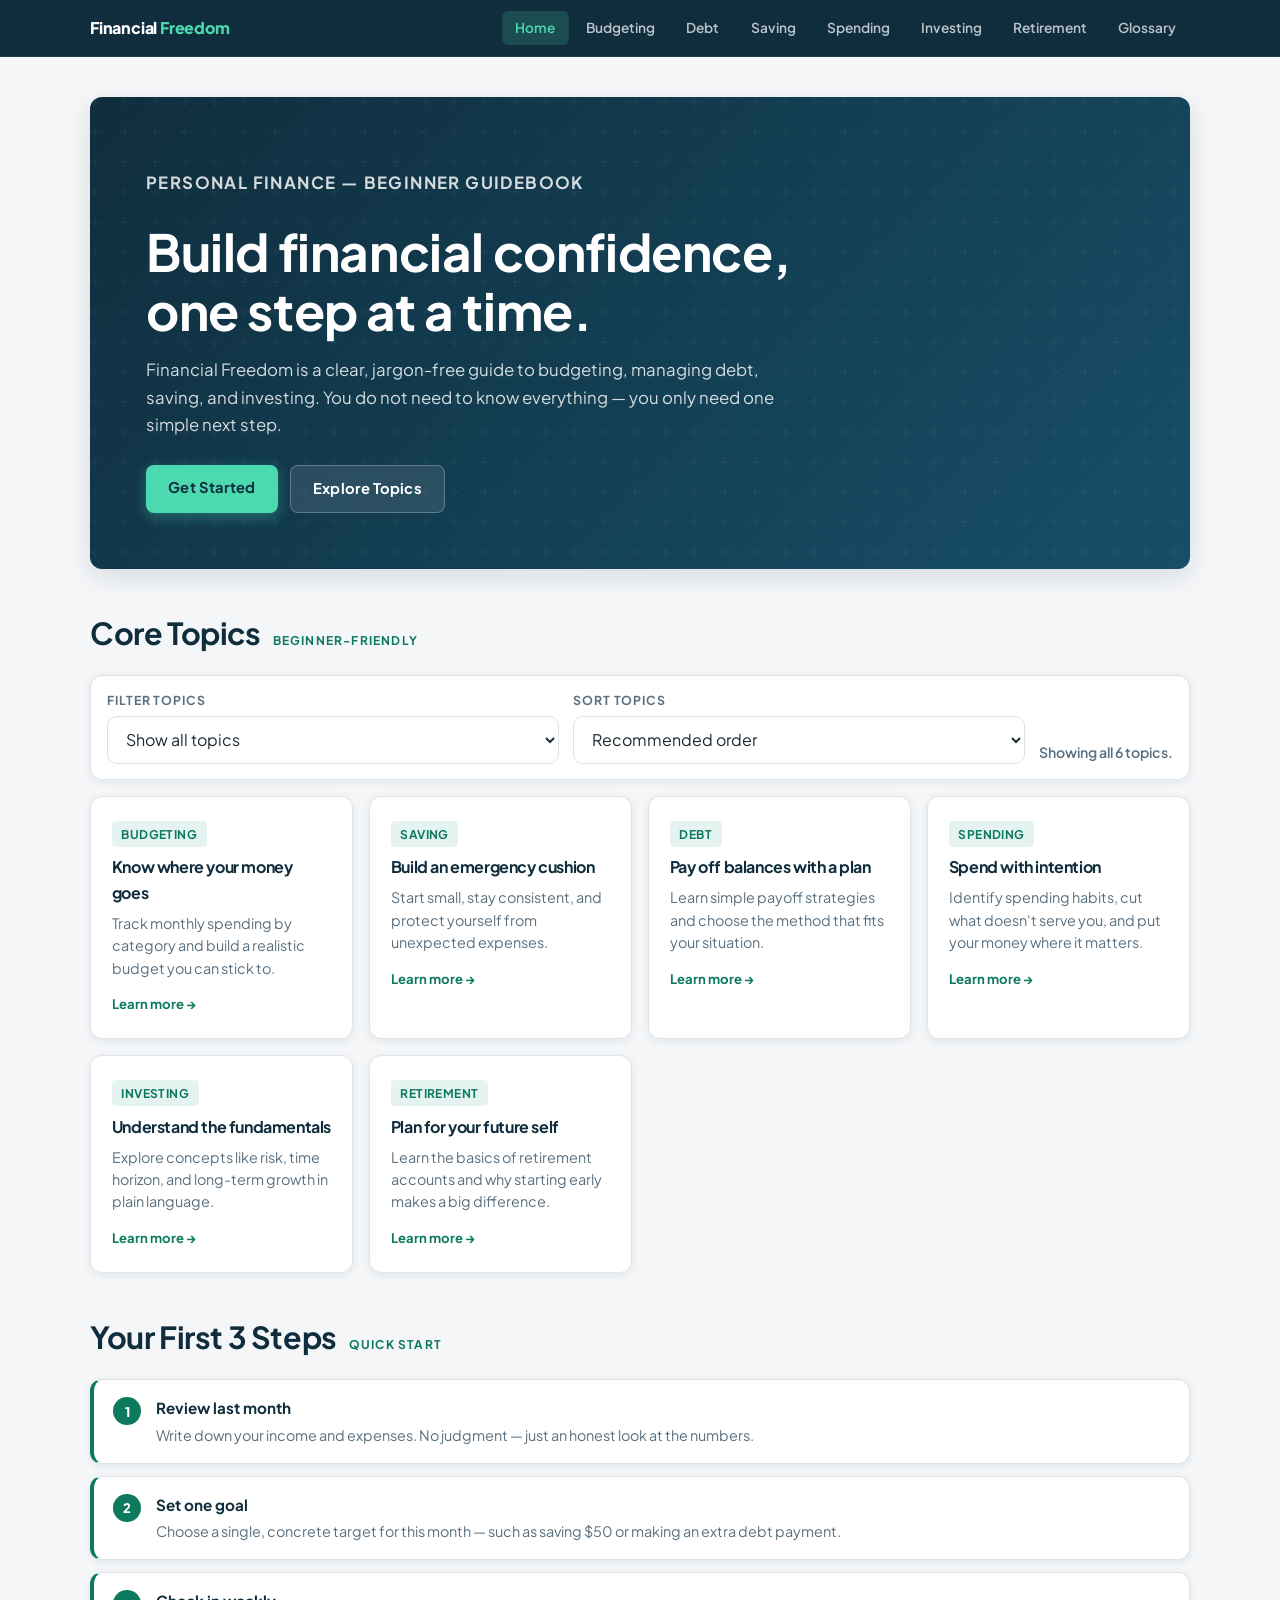
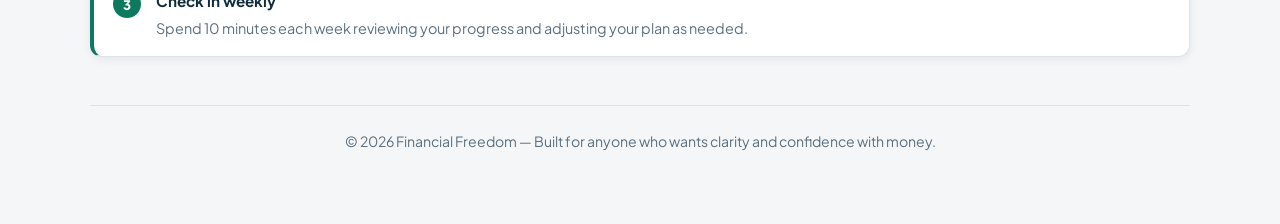
<file: index.html>
<!doctype html>
<html lang="en">
	<head>
		<meta charset="UTF-8" />
		<meta name="viewport" content="width=device-width, initial-scale=1.0" />
		<title>Financial Freedom | Beginner Guidebook</title>
		<meta
			name="description"
			content="A playful beginner-friendly financial guide to budgeting, saving, debt payoff, and investing basics."
		/>
		<link rel="preconnect" href="https://fonts.googleapis.com" />
		<link rel="preconnect" href="https://fonts.gstatic.com" crossorigin />
		<link
			href="https://fonts.googleapis.com/css2?family=Plus+Jakarta+Sans:wght@400;500;600;700;800&display=swap"
			rel="stylesheet"
		/>
		<style>
			:root {
				--navy: #0f2d3d;
				--teal: #0d7a5f;
				--teal-light: #e6f4f1;
				--accent: #1a9e7e;
				--text: #1c2b33;
				--text-muted: #5a7080;
				--bg: #f4f6f8;
				--surface: #ffffff;
				--border: #dde3e8;
				--radius: 12px;
				--shadow-sm: 0 2px 8px rgba(15, 45, 61, 0.08);
				--shadow-md: 0 8px 24px rgba(15, 45, 61, 0.12);
			}

			* {
				box-sizing: border-box;
			}

			html {
				-webkit-text-size-adjust: 100%;
				scroll-behavior: smooth;
			}

			body {
				margin: 0;
				font-family: "Plus Jakarta Sans", "Segoe UI", system-ui, sans-serif;
				background: var(--bg);
				color: var(--text);
				line-height: 1.6;
				font-size: 1rem;
			}

			/* ── Top navigation ── */
			.top-nav {
				position: sticky;
				top: 0;
				z-index: 100;
				background: var(--navy);
				border-bottom: 1px solid rgba(255, 255, 255, 0.08);
				padding: 0;
			}

			.top-nav-inner {
				width: min(1100px, 92vw);
				margin: 0 auto;
				display: flex;
				align-items: center;
				justify-content: space-between;
				gap: 0.25rem;
				height: 56px;
				position: relative;
			}

			.nav-toggle {
				display: none;
				align-items: center;
				justify-content: center;
				width: 42px;
				height: 42px;
				border: 1px solid rgba(255, 255, 255, 0.18);
				border-radius: 8px;
				background: transparent;
				color: #ffffff;
				cursor: pointer;
				flex-shrink: 0;
				transition: background 180ms ease, border-color 180ms ease;
			}

			.nav-toggle:hover,
			.nav-toggle:focus-visible {
				background: rgba(255, 255, 255, 0.08);
				border-color: rgba(255, 255, 255, 0.3);
				outline: none;
			}

			.nav-toggle-bar {
				display: block;
				width: 18px;
				height: 2px;
				border-radius: 999px;
				background: currentColor;
				position: relative;
			}

			.nav-toggle-bar::before,
			.nav-toggle-bar::after {
				content: "";
				position: absolute;
				left: 0;
				width: 18px;
				height: 2px;
				border-radius: 999px;
				background: currentColor;
			}

			.nav-toggle-bar::before { top: -6px; }
			.nav-toggle-bar::after { top: 6px; }

			.nav-links {
				display: flex;
				align-items: center;
				gap: 0.25rem;
				margin-left: auto;
			}

			.nav-brand {
				font-weight: 800;
				font-size: 1rem;
				color: #ffffff;
				text-decoration: none;
				letter-spacing: -0.2px;
				margin-right: 1.2rem;
				white-space: nowrap;
				flex-shrink: 0;
			}

			.nav-brand span {
				color: #4dd9b0;
			}

			.nav-btn {
				display: inline-block;
				text-decoration: none;
				padding: 0.36rem 0.85rem;
				border-radius: 6px;
				font-weight: 600;
				font-size: 0.855rem;
				color: rgba(255, 255, 255, 0.72);
				background: transparent;
				border: none;
				transition: background 180ms ease, color 180ms ease;
				white-space: nowrap;
			}

			.nav-btn:hover {
				background: rgba(255, 255, 255, 0.1);
				color: #ffffff;
			}

			.nav-btn.active {
				background: rgba(77, 217, 176, 0.18);
				color: #4dd9b0;
			}

			/* ── Page layout ── */
			.page {
				width: min(1100px, 92vw);
				margin: 0 auto;
				padding: 2.5rem 0 4rem;
			}

			h1, h2, h3 {
				font-family: "Plus Jakarta Sans", sans-serif;
				letter-spacing: -0.4px;
				margin: 0;
			}

			/* ── Hero ── */
			.hero {
				background: linear-gradient(135deg, var(--navy) 0%, #174f68 100%);
				border-radius: var(--radius);
				box-shadow: var(--shadow-md);
				padding: clamp(2rem, 5vw, 3.5rem);
				position: relative;
				overflow: hidden;
				color: #ffffff;
			}

			.hero::before {
				content: "";
				position: absolute;
				inset: 0;
				background: url("data:image/svg+xml,%3Csvg width='60' height='60' viewBox='0 0 60 60' xmlns='http://www.w3.org/2000/svg'%3E%3Cg fill='none' fill-rule='evenodd'%3E%3Cg fill='%23ffffff' fill-opacity='0.03'%3E%3Cpath d='M36 34v-4h-2v4h-4v2h4v4h2v-4h4v-2h-4zm0-30V0h-2v4h-4v2h4v4h2V6h4V4h-4zM6 34v-4H4v4H0v2h4v4h2v-4h4v-2H6zM6 4V0H4v4H0v2h4v4h2V6h4V4H6z'/%3E%3C/g%3E%3C/g%3E%3C/svg%3E");
			}

			h1 {
				font-size: clamp(1.9rem, 4.5vw, 3.2rem);
				line-height: 1.15;
				max-width: 18ch;
				position: relative;
				z-index: 1;
				color: #ffffff;
			}

			.hero-eyebrow {
				font-size: 0.78rem;
				font-weight: 700;
				letter-spacing: 1.4px;
				text-transform: uppercase;
				color: #4dd9b0;
				margin-bottom: 0.75rem;
				position: relative;
				z-index: 1;
			}

			.hero p {
				max-width: 54ch;
				font-size: 1.05rem;
				margin: 1rem 0 1.6rem;
				position: relative;
				z-index: 1;
				color: rgba(255, 255, 255, 0.82);
				line-height: 1.65;
			}

			.hero-cta {
				display: flex;
				flex-wrap: wrap;
				gap: 0.75rem;
				position: relative;
				z-index: 1;
			}

			.btn {
				display: inline-block;
				text-decoration: none;
				font-weight: 700;
				font-size: 0.92rem;
				border-radius: 8px;
				padding: 0.7rem 1.4rem;
				transition: transform 200ms ease, box-shadow 200ms ease, background 200ms ease;
				letter-spacing: 0.1px;
			}

			.btn-primary {
				background: #4dd9b0;
				color: var(--navy);
				box-shadow: 0 4px 14px rgba(77, 217, 176, 0.35);
			}

			.btn-primary:hover {
				background: #3ecfa6;
				transform: translateY(-2px);
				box-shadow: 0 8px 20px rgba(77, 217, 176, 0.4);
			}

			.btn-secondary {
				background: rgba(255, 255, 255, 0.1);
				color: #ffffff;
				border: 1.5px solid rgba(255, 255, 255, 0.25);
			}

			.btn-secondary:hover {
				background: rgba(255, 255, 255, 0.18);
				transform: translateY(-2px);
			}

			/* ── Sections ── */
			.section {
				margin-top: 2.5rem;
			}

			.section-header {
				display: flex;
				align-items: baseline;
				gap: 0.75rem;
				margin-bottom: 1.1rem;
			}

			.section h2 {
				font-size: clamp(1.4rem, 2.8vw, 1.9rem);
				color: var(--navy);
			}

			.section-tag {
				font-size: 0.75rem;
				font-weight: 700;
				letter-spacing: 1.2px;
				text-transform: uppercase;
				color: var(--teal);
			}

			/* ── Cards ── */
			.cards {
				display: grid;
				grid-template-columns: repeat(auto-fit, minmax(230px, 1fr));
				gap: 1rem;
			}

			.topic-toolbar {
				display: flex;
				align-items: end;
				justify-content: space-between;
				gap: 0.9rem;
				flex-wrap: wrap;
				margin-bottom: 1rem;
				padding: 0.95rem 1rem;
				background: var(--surface);
				border: 1px solid var(--border);
				border-radius: var(--radius);
				box-shadow: var(--shadow-sm);
			}

			.toolbar-group {
				display: grid;
				gap: 0.32rem;
				min-width: 220px;
				flex: 1;
			}

			.toolbar-group label {
				font-size: 0.77rem;
				font-weight: 700;
				letter-spacing: 0.9px;
				text-transform: uppercase;
				color: var(--text-muted);
			}

			.toolbar-group select {
				width: 100%;
				padding: 0.72rem 0.85rem;
				font: inherit;
				color: var(--text);
				background: #fff;
				border: 1.5px solid var(--border);
				border-radius: 10px;
				transition: border-color 180ms ease, box-shadow 180ms ease;
			}

			.toolbar-group select:focus {
				outline: none;
				border-color: var(--teal);
				box-shadow: 0 0 0 3px rgba(13, 122, 95, 0.12);
			}

			.topic-summary {
				margin: 0;
				font-size: 0.88rem;
				font-weight: 600;
				color: var(--text-muted);
			}

			.empty-state {
				display: none;
				margin-top: 1rem;
				padding: 1rem 1.1rem;
				background: var(--surface);
				border: 1px dashed var(--border);
				border-radius: var(--radius);
				color: var(--text-muted);
				font-size: 0.92rem;
			}

			.empty-state.visible {
				display: block;
			}

			.card {
				background: var(--surface);
				border: 1px solid var(--border);
				border-radius: var(--radius);
				padding: 1.4rem 1.3rem;
				box-shadow: var(--shadow-sm);
				transition: box-shadow 220ms ease, transform 220ms ease;
				animation: riseIn 550ms ease both;
				text-decoration: none;
				display: block;
				color: inherit;
			}

			.card:hover {
				box-shadow: var(--shadow-md);
				transform: translateY(-3px);
			}

			.card:nth-child(2) { animation-delay: 80ms; }
			.card:nth-child(3) { animation-delay: 160ms; }
			.card:nth-child(4) { animation-delay: 240ms; }

			.card h3 {
				font-size: 1rem;
				color: var(--navy);
				margin: 0.45rem 0 0.4rem;
			}

			.card p {
				margin: 0;
				font-size: 0.9rem;
				color: var(--text-muted);
				line-height: 1.55;
			}

			.chip {
				display: inline-block;
				border-radius: 4px;
				background: var(--teal-light);
				color: var(--teal);
				padding: 0.22rem 0.6rem;
				font-weight: 700;
				font-size: 0.75rem;
				letter-spacing: 0.4px;
				text-transform: uppercase;
			}

			.card-arrow {
				display: inline-block;
				margin-top: 0.9rem;
				font-size: 0.82rem;
				font-weight: 700;
				color: var(--teal);
			}

			/* ── Steps ── */
			.steps {
				margin: 0;
				padding: 0;
				list-style: none;
				display: grid;
				gap: 0.75rem;
			}

			.steps li {
				background: var(--surface);
				border: 1px solid var(--border);
				border-left: 4px solid var(--teal);
				border-radius: var(--radius);
				padding: 1rem 1.2rem;
				box-shadow: var(--shadow-sm);
				display: flex;
				gap: 0.9rem;
				align-items: flex-start;
			}

			.step-number {
				flex-shrink: 0;
				width: 28px;
				height: 28px;
				background: var(--teal);
				color: #fff;
				border-radius: 50%;
				font-size: 0.82rem;
				font-weight: 800;
				display: flex;
				align-items: center;
				justify-content: center;
				margin-top: 1px;
			}

			.step-body {
				flex: 1;
			}

			.step-title {
				display: block;
				font-weight: 700;
				font-size: 0.95rem;
				color: var(--navy);
				margin-bottom: 0.2rem;
			}

			.step-body p {
				margin: 0;
				font-size: 0.9rem;
				color: var(--text-muted);
			}

			/* ── Footer ── */
			footer {
				margin-top: 3rem;
				border-top: 1px solid var(--border);
				padding: 1.5rem 0 0.5rem;
				text-align: center;
				font-size: 0.88rem;
				color: var(--text-muted);
			}

			@keyframes riseIn {
				from { transform: translateY(14px); opacity: 0; }
				to   { transform: translateY(0);    opacity: 1; }
			}

			@media (max-width: 680px) {
				.page { width: min(1100px, 96vw); padding: 1.5rem 0 2.5rem; }
				.hero-cta { flex-direction: column; align-items: stretch; }
				.btn { text-align: center; }
				.cards { grid-template-columns: 1fr; }
				.topic-toolbar { padding: 0.9rem; }
			}

			@media (max-width: 600px) {
				.top-nav-inner { height: auto; flex-wrap: wrap; padding: 0.45rem 0; gap: 0.5rem; }
				.nav-brand { margin-right: auto; padding: 0.25rem 0; }
				.nav-toggle { display: inline-flex; }
				.nav-links { display: none; width: 100%; flex-direction: column; align-items: stretch; gap: 0.2rem; padding: 0.3rem 0 0.15rem; margin-left: 0; }
				.top-nav[data-open="true"] .nav-links { display: flex; }
				.nav-btn { font-size: 0.84rem; padding: 0.65rem 0.8rem; border-radius: 8px; }
			}

			@media (max-width: 420px) {
				h1 { font-size: clamp(1.7rem, 8vw, 2.2rem); }
			}
		</style>
	</head>
	<body>
		<nav class="top-nav" aria-label="Site navigation">
			<div class="top-nav-inner">
				<a class="nav-brand" href="index.html">Financial <span>Freedom</span></a>
				<button class="nav-toggle" type="button" aria-expanded="false" aria-controls="site-nav-links" aria-label="Open navigation menu">
					<span class="nav-toggle-bar" aria-hidden="true"></span>
				</button>
				<div class="nav-links" id="site-nav-links">
					<a class="nav-btn active" href="index.html">Home</a>
					<a class="nav-btn" href="budgeting.html">Budgeting</a>
					<a class="nav-btn" href="debt.html">Debt</a>
					<a class="nav-btn" href="saving.html">Saving</a>
					<a class="nav-btn" href="spending.html">Spending</a>
					<a class="nav-btn" href="investment.html">Investing</a>
					<a class="nav-btn" href="retirement.html">Retirement</a>
					<a class="nav-btn" href="glossary.html">Glossary</a>
				</div>
			</div>
		</nav>
		<main class="page">
			<section class="hero" aria-label="Hero section">
				<p class="hero-eyebrow">Personal Finance &mdash; Beginner Guidebook</p>
				<h1>Build financial confidence, one step at a time.</h1>
				<p>
					Financial Freedom is a clear, jargon-free guide to budgeting, managing debt, saving, and investing.
					You do not need to know everything &mdash; you only need one simple next step.
				</p>
				<div class="hero-cta">
					<a class="btn btn-primary" href="customize.html">Get Started</a>
					<a class="btn btn-secondary" href="#topics">Explore Topics</a>
				</div>
			</section>

			<section class="section" id="topics" aria-label="Main topics">
				<div class="section-header">
					<h2>Core Topics</h2>
					<span class="section-tag">Beginner-Friendly</span>
				</div>
				<div class="topic-toolbar" aria-label="Topic filters and sorting">
					<div class="toolbar-group">
						<label for="topicFilter">Filter topics</label>
						<select id="topicFilter">
							<option value="all">Show all topics</option>
							<option value="start">Best to start with</option>
							<option value="stability">Build stability</option>
							<option value="future">Plan ahead</option>
						</select>
					</div>
					<div class="toolbar-group">
						<label for="topicSort">Sort topics</label>
						<select id="topicSort">
							<option value="recommended">Recommended order</option>
							<option value="az">A to Z</option>
							<option value="goal">Fastest practical win</option>
						</select>
					</div>
					<p class="topic-summary" id="topicSummary">Showing all 6 topics.</p>
				</div>
				<div class="cards" id="topicCards">
					<a class="card" href="budgeting.html" data-focus="start stability" data-recommended="1" data-goal="2" data-title="Budgeting">
						<span class="chip">Budgeting</span>
						<h3>Know where your money goes</h3>
						<p>Track monthly spending by category and build a realistic budget you can stick to.</p>
						<span class="card-arrow">Learn more &rarr;</span>
					</a>

					<a class="card" href="debt.html" data-focus="stability" data-recommended="3" data-goal="1" data-title="Debt">
						<span class="chip">Debt</span>
						<h3>Pay off balances with a plan</h3>
						<p>Learn simple payoff strategies and choose the method that fits your situation.</p>
						<span class="card-arrow">Learn more &rarr;</span>
					</a>

					<a class="card" href="saving.html" data-focus="start stability" data-recommended="2" data-goal="3" data-title="Saving">
						<span class="chip">Saving</span>
						<h3>Build an emergency cushion</h3>
						<p>Start small, stay consistent, and protect yourself from unexpected expenses.</p>
						<span class="card-arrow">Learn more &rarr;</span>
					</a>

					<a class="card" href="investment.html" data-focus="future" data-recommended="5" data-goal="5" data-title="Investing">
						<span class="chip">Investing</span>
						<h3>Understand the fundamentals</h3>
						<p>Explore concepts like risk, time horizon, and long-term growth in plain language.</p>
						<span class="card-arrow">Learn more &rarr;</span>
					</a>

					<a class="card" href="spending.html" data-focus="start stability" data-recommended="4" data-goal="4" data-title="Spending">
						<span class="chip">Spending</span>
						<h3>Spend with intention</h3>
						<p>Identify spending habits, cut what doesn't serve you, and put your money where it matters.</p>
						<span class="card-arrow">Learn more &rarr;</span>
					</a>

					<a class="card" href="retirement.html" data-focus="future" data-recommended="6" data-goal="6" data-title="Retirement">
						<span class="chip">Retirement</span>
						<h3>Plan for your future self</h3>
						<p>Learn the basics of retirement accounts and why starting early makes a big difference.</p>
						<span class="card-arrow">Learn more &rarr;</span>
					</a>
				</div>
				<div class="empty-state" id="topicEmptyState">No topics match this filter yet. Try a different view.</div>
			</section>

			<section class="section" id="start" aria-label="Getting started steps">
				<div class="section-header">
					<h2>Your First 3 Steps</h2>
					<span class="section-tag">Quick Start</span>
				</div>
				<ol class="steps">
					<li>
						<span class="step-number">1</span>
						<div class="step-body">
							<span class="step-title">Review last month</span>
							<p>Write down your income and expenses. No judgment &mdash; just an honest look at the numbers.</p>
						</div>
					</li>
					<li>
						<span class="step-number">2</span>
						<div class="step-body">
							<span class="step-title">Set one goal</span>
							<p>Choose a single, concrete target for this month &mdash; such as saving $50 or making an extra debt payment.</p>
						</div>
					</li>
					<li>
						<span class="step-number">3</span>
						<div class="step-body">
							<span class="step-title">Check in weekly</span>
							<p>Spend 10 minutes each week reviewing your progress and adjusting your plan as needed.</p>
						</div>
					</li>
				</ol>
			</section>

			<footer>
				&copy; 2026 Financial Freedom &mdash; Built for anyone who wants clarity and confidence with money.
			</footer>
		</main>
		<script>
			(function () {
				const STORAGE_KEY = "ffSitePrefs";
				let prefs;
				try {
					prefs = JSON.parse(localStorage.getItem(STORAGE_KEY) || "{}");
				} catch (error) {
					prefs = {};
				}
				prefs.lastVisitedPage = "index.html";
				prefs.lastVisitedAt = new Date().toISOString();

				const filterSelect = document.getElementById("topicFilter");
				const sortSelect = document.getElementById("topicSort");
				const topNav = document.querySelector(".top-nav");
				const navToggle = document.querySelector(".nav-toggle");
				const cardsContainer = document.getElementById("topicCards");
				const cards = Array.from(cardsContainer.querySelectorAll(".card"));
				const summary = document.getElementById("topicSummary");
				const emptyState = document.getElementById("topicEmptyState");

				const savedView = prefs.topicGridView || {};
				if (savedView.filter) filterSelect.value = savedView.filter;
				if (savedView.sort) sortSelect.value = savedView.sort;

				if (navToggle && topNav) {
					navToggle.addEventListener("click", function () {
						const isOpen = topNav.getAttribute("data-open") === "true";
						topNav.setAttribute("data-open", isOpen ? "false" : "true");
						navToggle.setAttribute("aria-expanded", isOpen ? "false" : "true");
					});
				}

				function applyTopicView() {
					const filterValue = filterSelect.value;
					const sortValue = sortSelect.value;
					const visibleCards = cards.filter(function (card) {
						if (filterValue === "all") return true;
						return (card.dataset.focus || "").split(" ").indexOf(filterValue) !== -1;
					});

					cards.forEach(function (card) {
						card.style.display = visibleCards.indexOf(card) === -1 ? "none" : "block";
					});

					visibleCards.sort(function (a, b) {
						if (sortValue === "az") {
							return a.dataset.title.localeCompare(b.dataset.title);
						}
						if (sortValue === "goal") {
							return Number(a.dataset.goal) - Number(b.dataset.goal);
						}
						return Number(a.dataset.recommended) - Number(b.dataset.recommended);
					});

					visibleCards.forEach(function (card) {
						cardsContainer.appendChild(card);
					});

					emptyState.classList.toggle("visible", visibleCards.length === 0);
					summary.textContent = visibleCards.length === cards.length && filterValue === "all"
						? "Showing all 6 topics."
						: "Showing " + visibleCards.length + " topic" + (visibleCards.length === 1 ? "" : "s") + ".";

					prefs.topicGridView = { filter: filterValue, sort: sortValue };
					localStorage.setItem(STORAGE_KEY, JSON.stringify(prefs));
				}

				filterSelect.addEventListener("change", applyTopicView);
				sortSelect.addEventListener("change", applyTopicView);
				applyTopicView();
				localStorage.setItem(STORAGE_KEY, JSON.stringify(prefs));
			})();
		</script>
	</body>
</html>
</file>
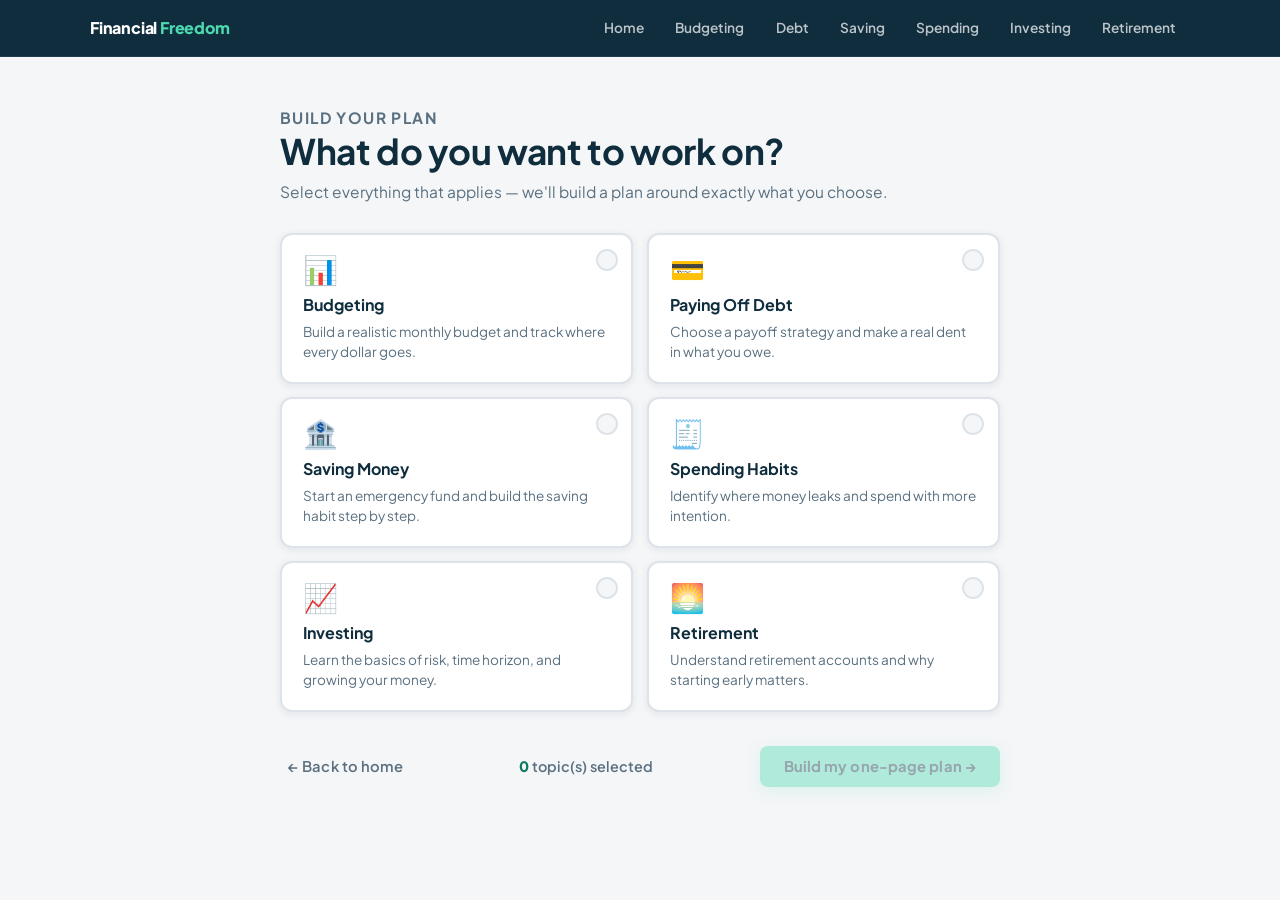
<file: customize.html>
﻿<!doctype html>
<html lang="en">
<head>
<meta charset="UTF-8" />
<meta name="viewport" content="width=device-width, initial-scale=1.0" />
<title>Customize Your Plan | Financial Freedom</title>
<meta name="description" content="Pick the topics you want to work on and open one combined page with only your selected topics." />
<link rel="preconnect" href="https://fonts.googleapis.com" />
<link rel="preconnect" href="https://fonts.gstatic.com" crossorigin />
<link href="https://fonts.googleapis.com/css2?family=Plus+Jakarta+Sans:wght@400;500;600;700;800&display=swap" rel="stylesheet" />
<link rel="stylesheet" href="shared.css" />
<style>
.quiz-wrap {
width: min(720px, 92vw);
margin: 3rem auto 5rem;
}
.intro { margin-bottom: 1.8rem; }
.intro-eyebrow {
font-size: 0.75rem;
font-weight: 700;
letter-spacing: 1.4px;
text-transform: uppercase;
color: var(--teal);
margin-bottom: 0.5rem;
}
.intro h1 {
font-size: clamp(1.6rem, 4vw, 2.2rem);
color: var(--navy);
margin: 0 0 0.5rem;
letter-spacing: -0.4px;
}
.intro p {
margin: 0;
font-size: 0.97rem;
color: var(--text-muted);
max-width: 56ch;
line-height: 1.65;
}
.topic-grid {
display: grid;
grid-template-columns: repeat(auto-fill, minmax(280px, 1fr));
gap: 0.85rem;
margin-bottom: 1.8rem;
}
.goal-card {
background: linear-gradient(180deg, #fbfcfd 0%, #f4f8fa 100%);
border: 1px solid var(--border);
border-radius: var(--radius);
padding: 1.2rem 1.25rem;
box-shadow: var(--shadow-sm);
margin-bottom: 1.5rem;
}
.goal-card h2 {
margin: 0 0 0.3rem;
font-size: 1.1rem;
color: var(--navy);
}
.goal-card > p {
margin: 0 0 1rem;
font-size: 0.92rem;
color: var(--text-muted);
line-height: 1.6;
}
.goal-form {
display: grid;
grid-template-columns: repeat(3, minmax(0, 1fr));
gap: 0.85rem;
align-items: start;
}
.field {
display: grid;
gap: 0.35rem;
}
.field label {
font-size: 0.82rem;
font-weight: 700;
color: var(--navy);
}
.field input,
.field select {
width: 100%;
border: 1.5px solid var(--border);
border-radius: 10px;
padding: 0.78rem 0.9rem;
font: inherit;
background: var(--surface);
color: var(--text);
transition: border-color 180ms ease, box-shadow 180ms ease;
}
.field input:focus,
.field select:focus {
outline: none;
border-color: var(--teal);
box-shadow: 0 0 0 3px rgba(13,122,95,0.12);
}
.field-error {
min-height: 1.1rem;
font-size: 0.78rem;
font-weight: 600;
color: #b2473e;
}
.field input.invalid,
.field select.invalid {
border-color: #d16b61;
box-shadow: 0 0 0 3px rgba(209,107,97,0.12);
}
.goal-actions {
grid-column: 1 / -1;
display: flex;
align-items: center;
justify-content: space-between;
gap: 0.75rem;
flex-wrap: wrap;
padding-top: 0.15rem;
}
.goal-hint {
margin: 0;
font-size: 0.82rem;
color: var(--text-muted);
}
.goal-feedback {
grid-column: 1 / -1;
border-radius: 10px;
padding: 0.85rem 0.95rem;
font-size: 0.88rem;
font-weight: 600;
display: none;
}
.goal-feedback.error {
display: block;
background: #fff3f1;
border: 1px solid #f0c5bf;
color: #8c3b31;
}
.goal-feedback.success {
display: block;
background: #eef9f5;
border: 1px solid #bfe4d8;
color: #0b6b52;
}
.topic-tile {
position: relative;
background: var(--surface);
border: 2px solid var(--border);
border-radius: var(--radius);
padding: 1.2rem 1.3rem;
cursor: pointer;
transition: border-color 180ms ease, box-shadow 180ms ease, transform 180ms ease;
user-select: none;
box-shadow: var(--shadow-sm);
}
.topic-tile:hover {
border-color: var(--teal);
box-shadow: var(--shadow-md);
transform: translateY(-2px);
}
.topic-tile.selected {
border-color: var(--teal);
background: var(--teal-light);
box-shadow: 0 0 0 3px rgba(13,122,95,0.15);
}
.tile-check {
position: absolute;
top: 0.85rem;
right: 0.85rem;
width: 22px;
height: 22px;
border-radius: 50%;
border: 2px solid var(--border);
background: var(--bg);
display: flex;
align-items: center;
justify-content: center;
transition: background 180ms, border-color 180ms;
}
.topic-tile.selected .tile-check {
background: var(--teal);
border-color: var(--teal);
}
.topic-tile.selected .tile-check::after {
content: "";
display: block;
width: 7px;
height: 5px;
border-left: 2px solid #fff;
border-bottom: 2px solid #fff;
transform: rotate(-45deg) translateY(-1px);
}
.tile-icon { font-size: 1.75rem; line-height: 1; margin-bottom: 0.6rem; display: block; }
.tile-label { font-size: 1rem; font-weight: 700; color: var(--navy); display: block; margin-bottom: 0.25rem; padding-right: 1.8rem; }
.tile-desc { font-size: 0.85rem; color: var(--text-muted); line-height: 1.5; margin: 0; }
.action-bar {
display: flex;
align-items: center;
justify-content: space-between;
gap: 1rem;
flex-wrap: wrap;
}
.selection-count { font-size: 0.9rem; font-weight: 600; color: var(--text-muted); }
.selection-count span { color: var(--teal); font-weight: 800; }
.btn {
display: inline-block;
text-decoration: none;
font-family: inherit;
font-weight: 700;
font-size: 0.92rem;
border-radius: 8px;
padding: 0.72rem 1.5rem;
border: none;
cursor: pointer;
transition: transform 200ms ease, box-shadow 200ms ease, background 200ms ease, opacity 200ms;
letter-spacing: 0.1px;
}
.btn-primary { background: #4dd9b0; color: var(--navy); box-shadow: 0 4px 14px rgba(77,217,176,0.35); }
.btn-primary:hover:not(:disabled) { background: #3ecfa6; transform: translateY(-2px); box-shadow: 0 8px 20px rgba(77,217,176,0.4); }
.btn-primary:disabled { opacity: 0.4; cursor: not-allowed; }
.btn-ghost { background: transparent; color: var(--text-muted); font-weight: 600; padding: 0.72rem 0.5rem; }
.btn-ghost:hover { color: var(--navy); }
.btn-secondary { background: var(--surface); color: var(--navy); border: 1.5px solid var(--border); box-shadow: var(--shadow-sm); }
.btn-secondary:hover { border-color: var(--teal); transform: translateY(-1px); }
.result-hero {
background: linear-gradient(135deg, var(--navy) 0%, #174f68 100%);
border-radius: var(--radius);
padding: clamp(1.8rem, 5vw, 2.8rem);
color: #fff;
margin-bottom: 1.6rem;
animation: riseIn 400ms ease both;
}
.result-hero .eyebrow { font-size: 0.75rem; font-weight: 700; letter-spacing: 1.3px; text-transform: uppercase; color: #4dd9b0; margin-bottom: 0.55rem; }
.result-hero h2 { font-size: clamp(1.4rem, 3.5vw, 2rem); color: #fff; margin: 0 0 0.65rem; letter-spacing: -0.3px; }
.result-hero p { margin: 0; font-size: 0.96rem; color: rgba(255,255,255,0.82); max-width: 52ch; line-height: 1.65; }
.plan-label { font-size: 0.78rem; font-weight: 700; letter-spacing: 1.2px; text-transform: uppercase; color: var(--text-muted); margin: 0 0 0.9rem; }
.plan-cards { display: grid; gap: 0.85rem; }
.plan-card {
display: flex;
align-items: center;
gap: 1.1rem;
background: var(--surface);
border: 1px solid var(--border);
border-left: 4px solid var(--teal);
border-radius: var(--radius);
padding: 1.15rem 1.2rem;
box-shadow: var(--shadow-sm);
text-decoration: none;
color: inherit;
transition: box-shadow 220ms ease, transform 220ms ease;
animation: riseIn 450ms ease both;
}
.plan-card:nth-child(2) { animation-delay: 60ms; }
.plan-card:nth-child(3) { animation-delay: 120ms; }
.plan-card:nth-child(4) { animation-delay: 180ms; }
.plan-card:nth-child(5) { animation-delay: 240ms; }
.plan-card:nth-child(6) { animation-delay: 300ms; }
.plan-card:hover { box-shadow: var(--shadow-md); transform: translateX(4px); }
.plan-icon { font-size: 1.9rem; flex-shrink: 0; line-height: 1; }
.plan-body { flex: 1; }
.plan-body strong { display: block; font-size: 1rem; color: var(--navy); margin-bottom: 0.2rem; }
.plan-body span { font-size: 0.875rem; color: var(--text-muted); }
.plan-arrow { font-size: 1.1rem; color: var(--teal); font-weight: 700; flex-shrink: 0; }
.result-actions { display: flex; gap: 0.75rem; flex-wrap: wrap; margin-top: 1.8rem; }
.hidden { display: none !important; }
@keyframes riseIn {
from { transform: translateY(14px); opacity: 0; }
to   { transform: translateY(0);    opacity: 1; }
}
@media (max-width: 540px) {
.topic-grid { grid-template-columns: 1fr; }
.goal-form { grid-template-columns: 1fr; }
.action-bar { flex-direction: column; align-items: stretch; }
.action-bar .btn { text-align: center; }
}
</style>
</head>
<body>
<nav class="top-nav" aria-label="Site navigation">
<div class="top-nav-inner">
<a class="nav-brand" href="index.html">Financial <span>Freedom</span></a>
<button class="nav-toggle" type="button" aria-expanded="false" aria-controls="site-nav-links" aria-label="Open navigation menu">
<span class="nav-toggle-bar" aria-hidden="true"></span>
</button>
<div class="nav-links" id="site-nav-links">
<a class="nav-btn" href="index.html">Home</a>
<a class="nav-btn" href="budgeting.html">Budgeting</a>
<a class="nav-btn" href="debt.html">Debt</a>
<a class="nav-btn" href="saving.html">Saving</a>
<a class="nav-btn" href="spending.html">Spending</a>
<a class="nav-btn" href="investment.html">Investing</a>
<a class="nav-btn" href="retirement.html">Retirement</a>
</div>
</div>
</nav>

<main class="quiz-wrap">

<!-- Selection step -->
<div id="selectStep">
<div class="intro">
<p class="intro-eyebrow">Build Your Plan</p>
<h1>What do you want to work on?</h1>
<p>Select everything that applies — we'll build a plan around exactly what you choose.</p>
</div>

<div class="topic-grid" id="topicGrid">
<div class="topic-tile" data-key="budgeting" onclick="toggleTile(this)">
<span class="tile-check"></span>
<span class="tile-icon">📊</span>
<span class="tile-label">Budgeting</span>
<p class="tile-desc">Build a realistic monthly budget and track where every dollar goes.</p>
</div>
<div class="topic-tile" data-key="debt" onclick="toggleTile(this)">
<span class="tile-check"></span>
<span class="tile-icon">💳</span>
<span class="tile-label">Paying Off Debt</span>
<p class="tile-desc">Choose a payoff strategy and make a real dent in what you owe.</p>
</div>
<div class="topic-tile" data-key="saving" onclick="toggleTile(this)">
<span class="tile-check"></span>
<span class="tile-icon">🏦</span>
<span class="tile-label">Saving Money</span>
<p class="tile-desc">Start an emergency fund and build the saving habit step by step.</p>
</div>
<div class="topic-tile" data-key="spending" onclick="toggleTile(this)">
<span class="tile-check"></span>
<span class="tile-icon">🧾</span>
<span class="tile-label">Spending Habits</span>
<p class="tile-desc">Identify where money leaks and spend with more intention.</p>
</div>
<div class="topic-tile" data-key="investing" onclick="toggleTile(this)">
<span class="tile-check"></span>
<span class="tile-icon">📈</span>
<span class="tile-label">Investing</span>
<p class="tile-desc">Learn the basics of risk, time horizon, and growing your money.</p>
</div>
<div class="topic-tile" data-key="retirement" onclick="toggleTile(this)">
<span class="tile-check"></span>
<span class="tile-icon">🌅</span>
<span class="tile-label">Retirement</span>
<p class="tile-desc">Understand retirement accounts and why starting early matters.</p>
</div>
</div>

<div class="action-bar">
<a href="index.html" class="btn btn-ghost">&larr; Back to home</a>
<p class="selection-count"><span id="countNum">0</span> topic(s) selected</p>
<button class="btn btn-primary" id="buildBtn" disabled onclick="buildPlan()">Build my one-page plan &rarr;</button>
</div>
</div>

<!-- Results step -->
<div id="resultsStep" class="hidden">
<div class="result-hero">
<p class="eyebrow">Your Personalized Plan</p>
<h2 id="planHeadline"></h2>
<p id="planMessage"></p>
</div>
<p class="plan-label" id="planLabel"></p>
<div class="plan-cards" id="planCards"></div>
<div class="result-actions">
<button class="btn btn-secondary" onclick="restart()">&#8635; Change my picks</button>
<a class="btn btn-primary" href="index.html">See all topics &rarr;</a>
</div>
</div>

</main>

<script>
const TOPICS = {
budgeting:  { label: "Budgeting",       icon: "📊", desc: "Build a realistic budget and track where every dollar goes.",             href: "budgeting.html"  },
debt:       { label: "Paying Off Debt",  icon: "💳", desc: "Simple payoff strategies to get out from under debt for good.",           href: "debt.html"       },
saving:     { label: "Saving Money",     icon: "🏦", desc: "Start an emergency fund and build the saving habit step by step.",        href: "saving.html"     },
spending:   { label: "Spending Habits",  icon: "🧾", desc: "Identify where money leaks and spend with more intention.",               href: "spending.html"   },
investing:  { label: "Investing",        icon: "📈", desc: "Risk, time horizon, and long-term growth explained in plain English.",    href: "investment.html" },
retirement: { label: "Retirement",       icon: "🌅", desc: "Learn the basics of retirement accounts and why starting early matters.", href: "retirement.html" },
};

const STORAGE_KEY = 'ffSitePrefs';
let selected = new Set();
const topNav = document.querySelector('.top-nav');
const navToggle = document.querySelector('.nav-toggle');
const goalForm = document.getElementById('goalForm');
const goalTopic = document.getElementById('goalTopic');
const goalAmount = document.getElementById('goalAmount');
const goalMonth = document.getElementById('goalMonth');
const goalHint = document.getElementById('goalHint');
const goalFeedback = document.getElementById('goalFeedback');

function readPrefs() {
try {
return JSON.parse(localStorage.getItem(STORAGE_KEY) || '{}');
} catch (error) {
return {};
}
}

function writePrefs(nextPrefs) {
localStorage.setItem(STORAGE_KEY, JSON.stringify(nextPrefs));
}

function saveSelectedTopics() {
const prefs = readPrefs();
prefs.selectedTopics = Array.from(selected);
prefs.lastVisitedPage = 'customize.html';
prefs.lastVisitedAt = new Date().toISOString();
writePrefs(prefs);
}

function restoreSelectedTopics() {
const prefs = readPrefs();
const savedTopics = Array.isArray(prefs.selectedTopics) ? prefs.selectedTopics : [];
savedTopics.forEach(function (key) {
const tile = document.querySelector('.topic-tile[data-key="' + key + '"]');
if (!tile || selected.has(key)) return;
selected.add(key);
tile.classList.add('selected');
});
document.getElementById('countNum').textContent = selected.size;
document.getElementById('buildBtn').disabled = selected.size === 0;
}

function restoreGoal() {
try {
const saved = JSON.parse(localStorage.getItem('ffMonthlyGoal') || 'null');
if (!saved) return;
if (saved.topic && TOPICS[saved.topic]) goalTopic.value = saved.topic;
if (saved.amount) goalAmount.value = saved.amount;
if (saved.month) goalMonth.value = saved.month;
} catch (error) {
/* ignore invalid saved data */
}
}

if (navToggle && topNav) {
navToggle.addEventListener('click', function () {
const isOpen = topNav.getAttribute('data-open') === 'true';
topNav.setAttribute('data-open', isOpen ? 'false' : 'true');
navToggle.setAttribute('aria-expanded', isOpen ? 'false' : 'true');
});
}

function updateGoalTopicOptions() {
const keys = Array.from(selected);
const currentValue = goalTopic.value;
goalTopic.innerHTML = '<option value="">Select a topic</option>';
keys.forEach(function (key) {
const option = document.createElement('option');
option.value = key;
option.textContent = TOPICS[key].label;
goalTopic.appendChild(option);
});
if (keys.indexOf(currentValue) !== -1) {
goalTopic.value = currentValue;
}
goalHint.textContent = keys.length === 0
? 'Pick at least one topic to unlock this form.'
: 'Set one clear monthly goal so your plan starts with a measurable target.';
}

function setFieldError(input, errorId, message) {
document.getElementById(errorId).textContent = message;
input.classList.toggle('invalid', Boolean(message));
}

function clearGoalFeedback() {
goalFeedback.className = 'goal-feedback';
goalFeedback.textContent = '';
}

function validateGoalForm(showFeedback) {
let valid = true;
const amount = Number(goalAmount.value);
const currentMonth = new Date();
const minMonth = currentMonth.getFullYear() + '-' + String(currentMonth.getMonth() + 1).padStart(2, '0');

if (selected.size === 0) {
setFieldError(goalTopic, 'goalTopicError', 'Choose at least one topic before saving a goal.');
valid = false;
} else if (!goalTopic.value) {
setFieldError(goalTopic, 'goalTopicError', 'Choose which selected topic this goal belongs to.');
valid = false;
} else {
setFieldError(goalTopic, 'goalTopicError', '');
}

if (!goalAmount.value) {
setFieldError(goalAmount, 'goalAmountError', 'Enter a monthly dollar amount.');
valid = false;
} else if (!Number.isFinite(amount) || amount < 25 || amount > 10000) {
setFieldError(goalAmount, 'goalAmountError', 'Use an amount between $25 and $10,000.');
valid = false;
} else {
setFieldError(goalAmount, 'goalAmountError', '');
}

if (!goalMonth.value) {
setFieldError(goalMonth, 'goalMonthError', 'Choose the month you want to hit this goal.');
valid = false;
} else if (goalMonth.value < minMonth) {
setFieldError(goalMonth, 'goalMonthError', 'Choose this month or a future month.');
valid = false;
} else {
setFieldError(goalMonth, 'goalMonthError', '');
}

if (!valid && showFeedback) {
goalFeedback.className = 'goal-feedback error';
goalFeedback.textContent = 'Fix the highlighted fields to save your monthly goal.';
} else if (valid && showFeedback) {
clearGoalFeedback();
}

return valid;
}

function saveGoal() {
const record = {
topic: goalTopic.value,
label: TOPICS[goalTopic.value].label,
amount: Number(goalAmount.value),
month: goalMonth.value
};
localStorage.setItem('ffMonthlyGoal', JSON.stringify(record));
const prefs = readPrefs();
prefs.monthlyGoal = record;
writePrefs(prefs);
goalFeedback.className = 'goal-feedback success';
goalFeedback.textContent = 'Goal saved: ' + record.label + ' at $' + record.amount.toLocaleString() + ' per month by ' + record.month + '.';
}

function toggleTile(tile) {
const key = tile.dataset.key;
if (selected.has(key)) {
selected.delete(key);
tile.classList.remove('selected');
} else {
selected.add(key);
tile.classList.add('selected');
}
const count = selected.size;
document.getElementById('countNum').textContent = count;
document.getElementById('buildBtn').disabled = count === 0;
updateGoalTopicOptions();
validateGoalForm(false);
saveSelectedTopics();
}

function buildPlan() {
if (selected.size === 0) return;
const keys = Array.from(selected);
saveSelectedTopics();
window.location.href = 'plan.html?topics=' + encodeURIComponent(keys.join(','));
}

function restart() {
selected.clear();
document.querySelectorAll('.topic-tile').forEach(function(t) { t.classList.remove('selected'); });
document.getElementById('countNum').textContent = '0';
document.getElementById('buildBtn').disabled = true;
goalForm.reset();
updateGoalTopicOptions();
['goalTopicError', 'goalAmountError', 'goalMonthError'].forEach(function (id) {
document.getElementById(id).textContent = '';
});
[goalTopic, goalAmount, goalMonth].forEach(function (input) {
input.classList.remove('invalid');
});
clearGoalFeedback();
document.getElementById('resultsStep').classList.add('hidden');
document.getElementById('selectStep').classList.remove('hidden');
window.scrollTo({ top: 0, behavior: 'smooth' });
}

[goalTopic, goalAmount, goalMonth].forEach(function (input) {
input.addEventListener('input', function () {
validateGoalForm(false);
if (goalFeedback.classList.contains('success')) {
clearGoalFeedback();
}
});
input.addEventListener('change', function () {
validateGoalForm(false);
if (goalFeedback.classList.contains('success')) {
clearGoalFeedback();
}
});
});

goalForm.addEventListener('submit', function (event) {
event.preventDefault();
if (!validateGoalForm(true)) {
return;
}
saveGoal();
});

restoreSelectedTopics();
updateGoalTopicOptions();
restoreGoal();
saveSelectedTopics();
</script>
</body>
</html>
</file>
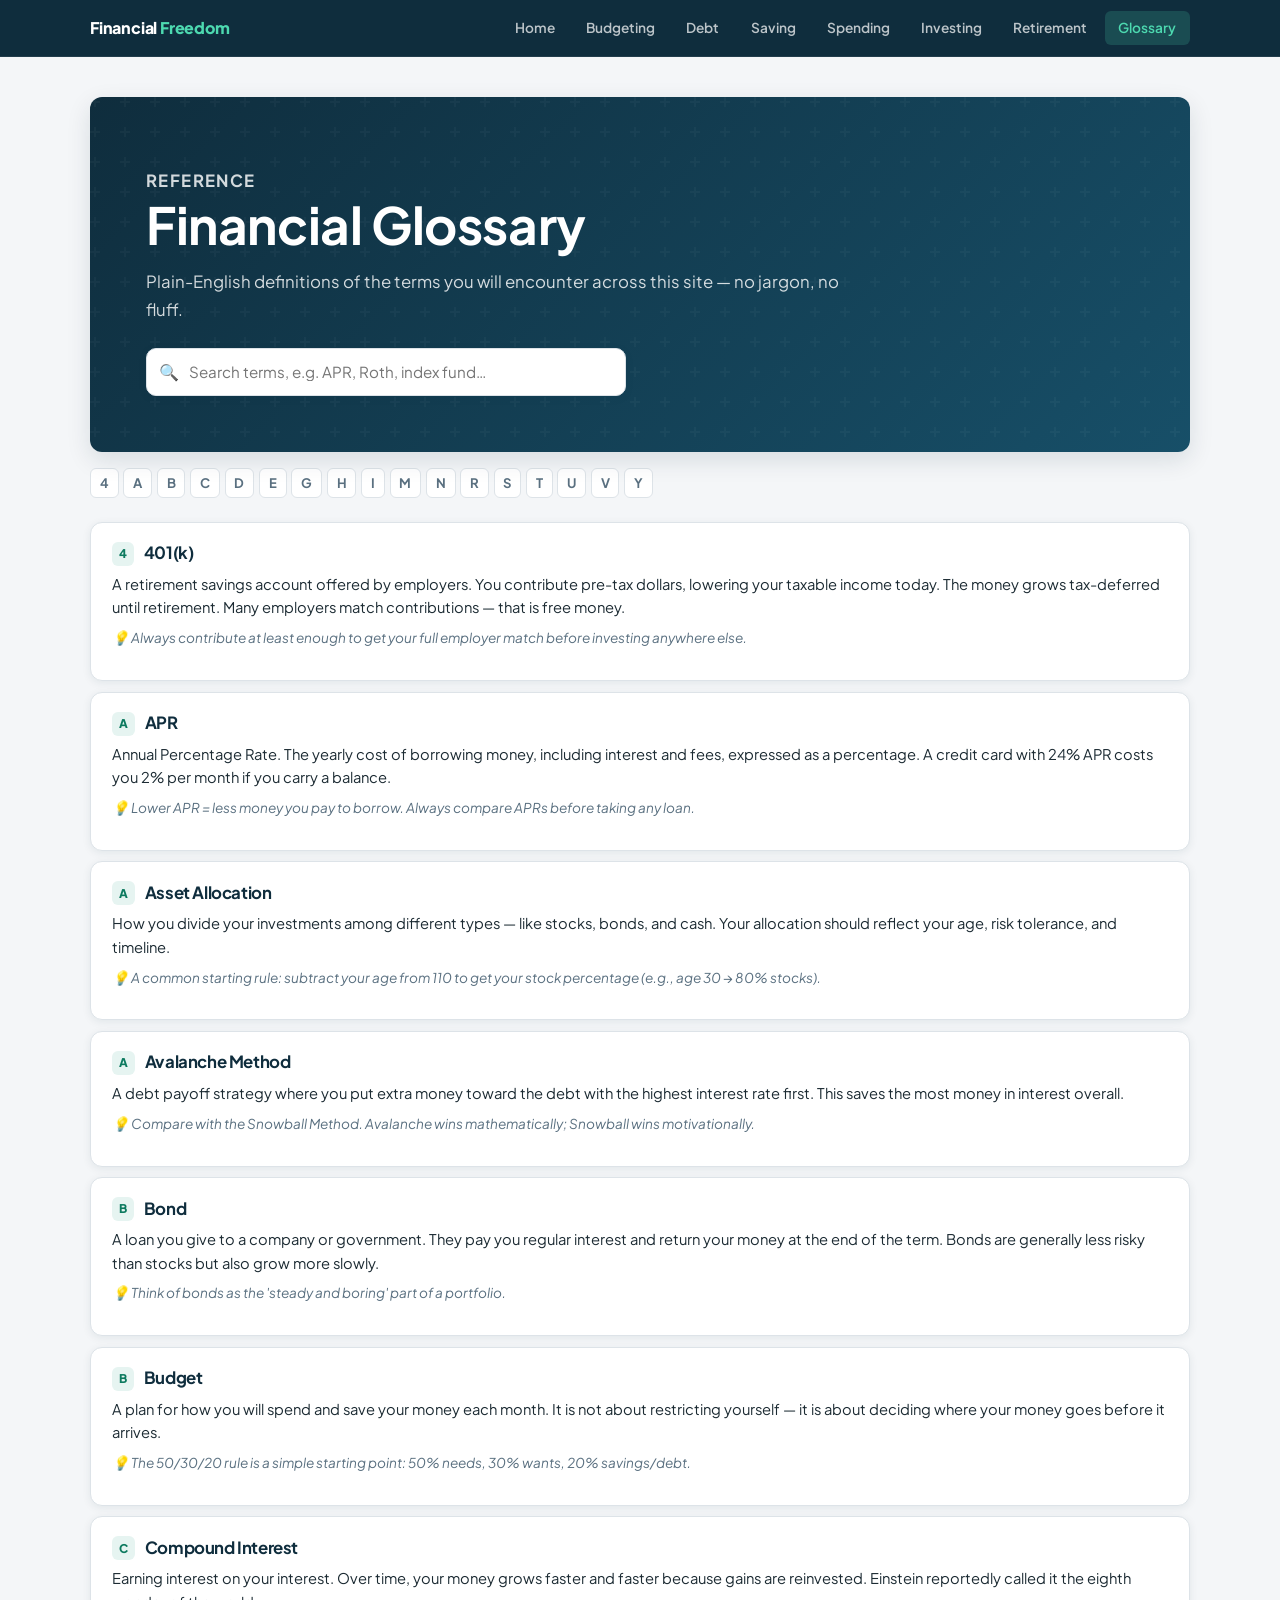
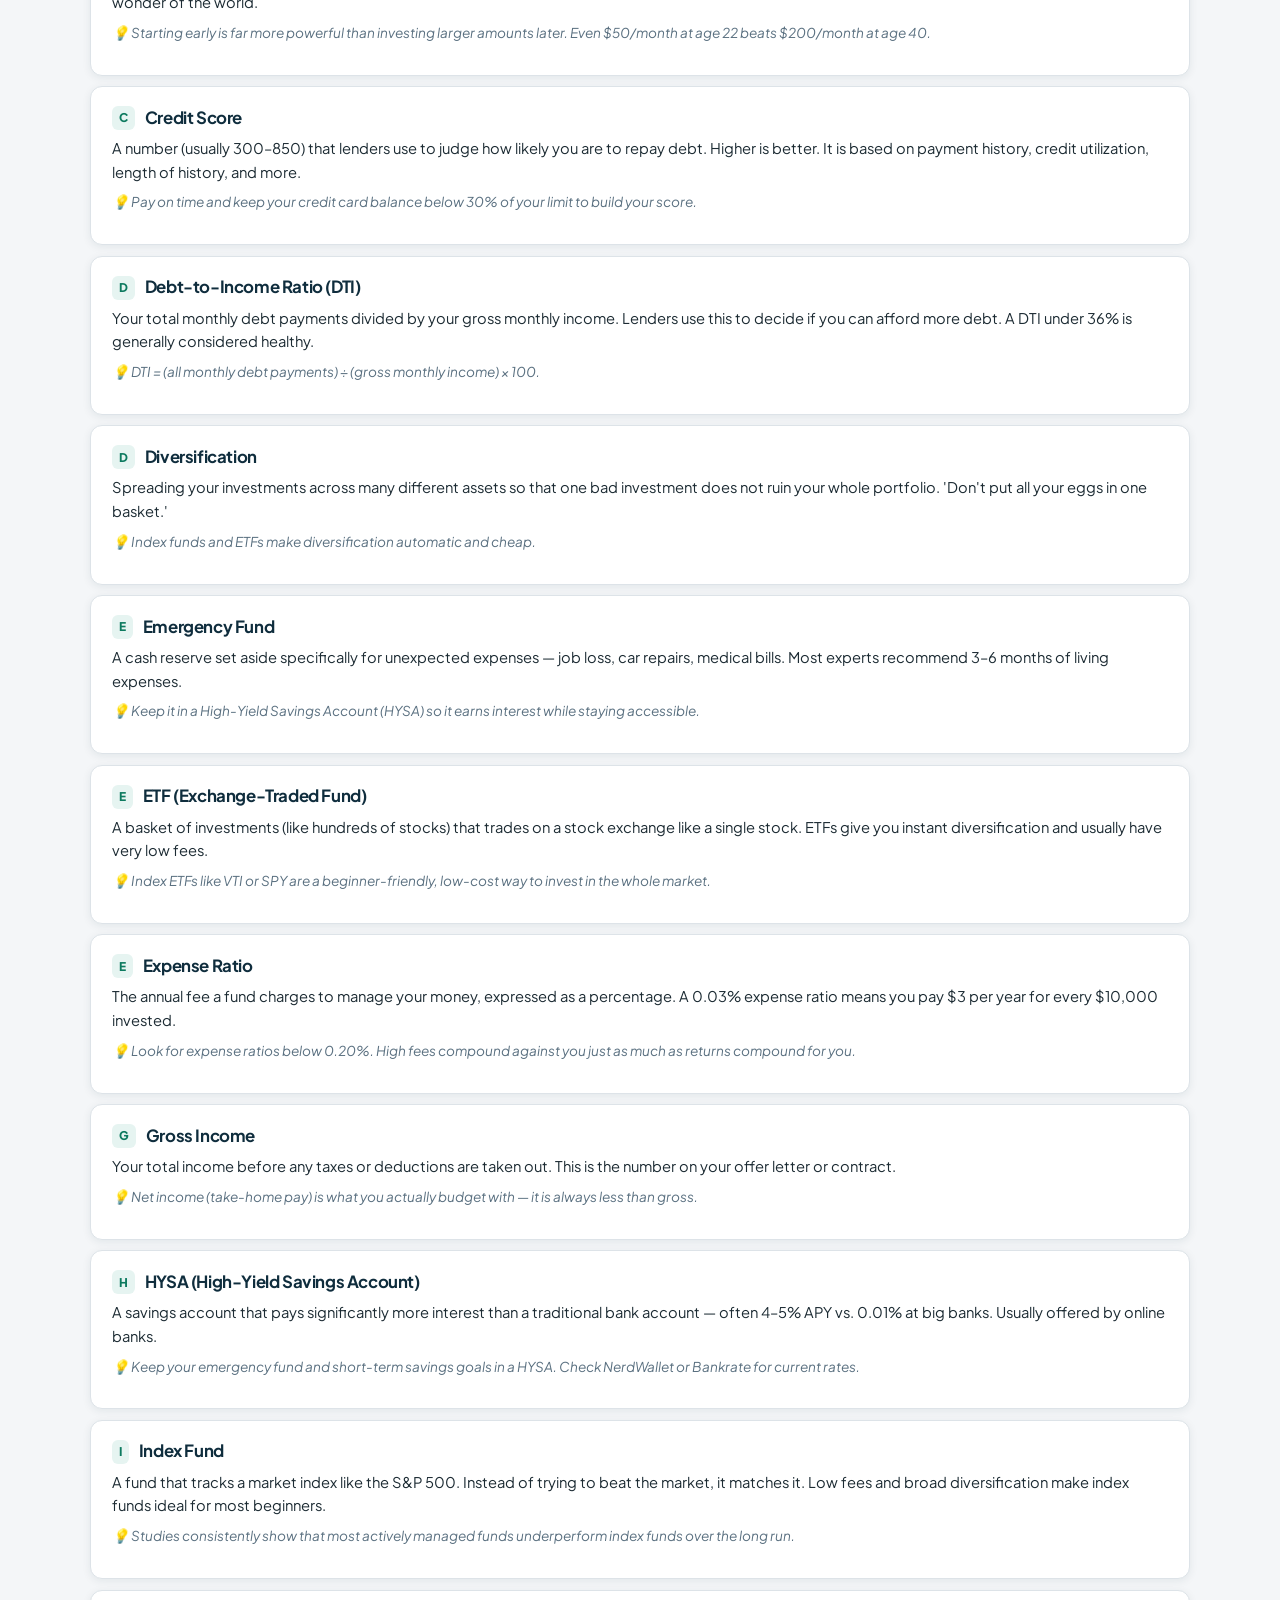
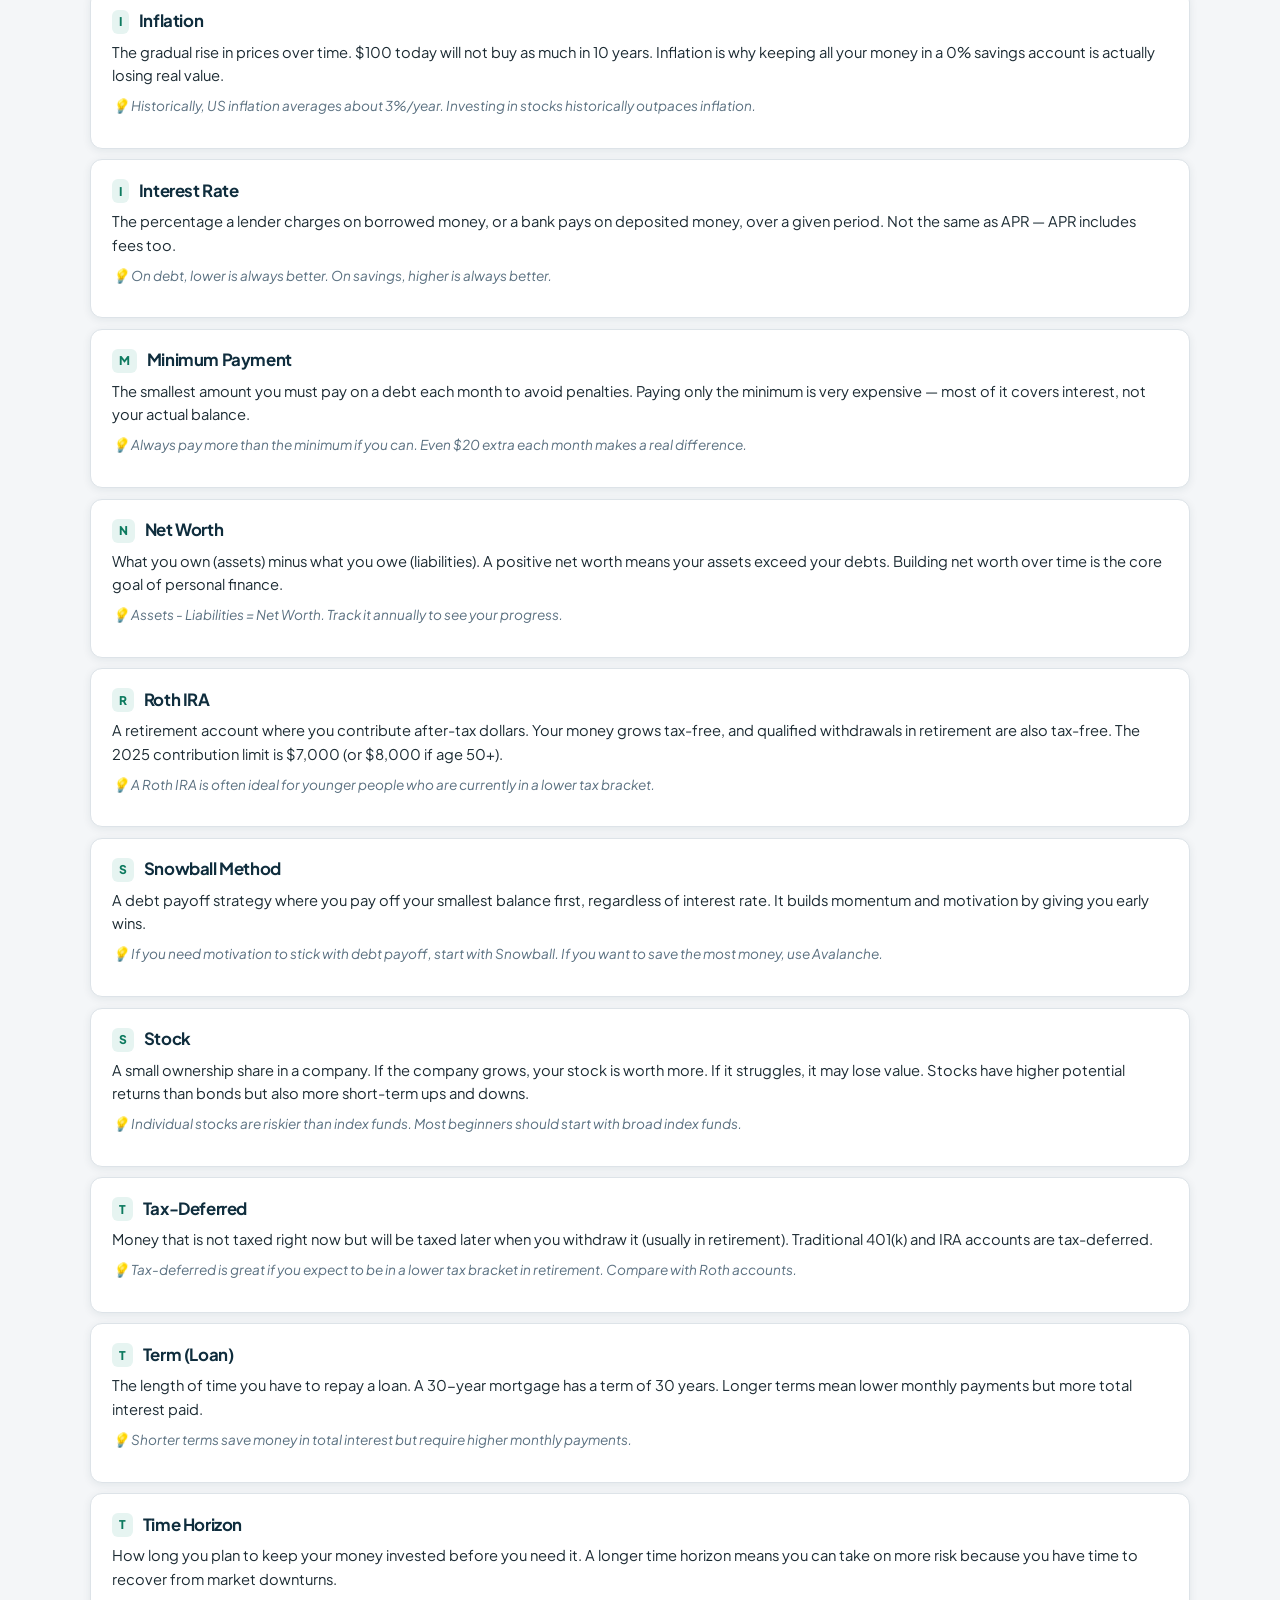
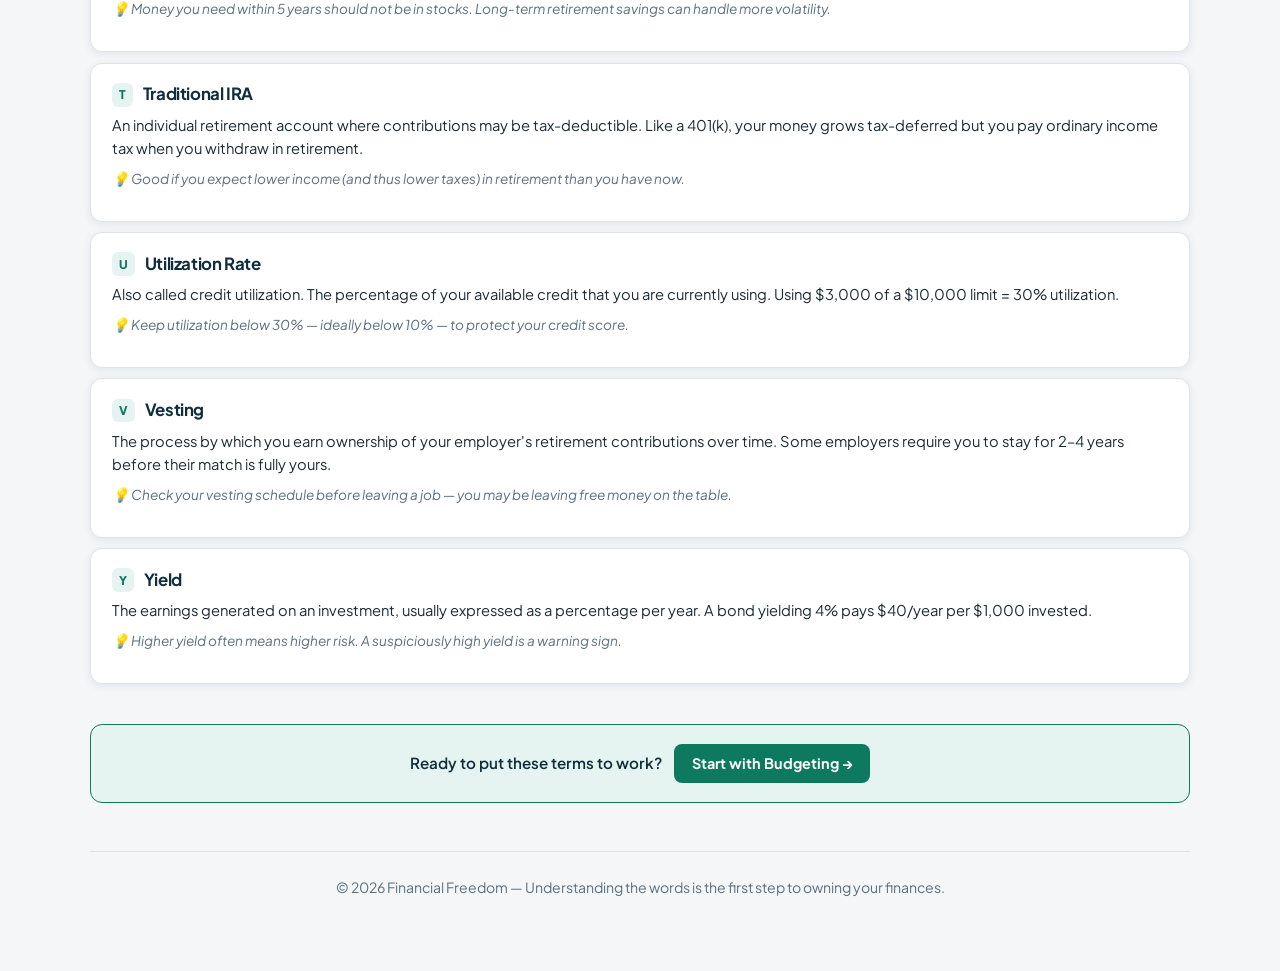
<file: glossary.html>
<!doctype html>
<html lang="en">
	<head>
		<meta charset="UTF-8" />
		<meta name="viewport" content="width=device-width, initial-scale=1.0" />
		<title>Financial Glossary | Financial Freedom</title>
		<meta name="description" content="Plain-English definitions of the most common personal finance terms — APR, compound interest, index fund, Roth IRA, and more." />
		<link rel="preconnect" href="https://fonts.googleapis.com" />
		<link rel="preconnect" href="https://fonts.gstatic.com" crossorigin />
		<link
			href="https://fonts.googleapis.com/css2?family=Plus+Jakarta+Sans:wght@400;500;600;700;800&display=swap"
			rel="stylesheet"
		/>
		<link rel="stylesheet" href="shared.css" />
		<style>
			.glossary-search-wrap {
				margin: 1.5rem 0 0;
				position: relative;
				max-width: 480px;
			}

			.glossary-search {
				width: 100%;
				padding: .68rem 1rem .68rem 2.6rem;
				border: 1px solid var(--border);
				border-radius: 10px;
				font: inherit;
				font-size: .95rem;
				background: var(--surface);
				color: var(--text);
				box-shadow: var(--shadow-sm);
			}

			.glossary-search:focus {
				outline: 2px solid var(--teal);
				outline-offset: 1px;
			}

			.glossary-search-icon {
				position: absolute;
				left: .8rem;
				top: 50%;
				transform: translateY(-50%);
				font-size: 1rem;
				pointer-events: none;
			}

			.glossary-alpha {
				display: flex;
				flex-wrap: wrap;
				gap: .3rem;
				margin: 1rem 0 1.5rem;
			}

			.alpha-btn {
				border: 1px solid var(--border);
				background: var(--surface);
				border-radius: 6px;
				padding: .22rem .55rem;
				font: inherit;
				font-size: .82rem;
				font-weight: 700;
				color: var(--text-muted);
				cursor: pointer;
				transition: background 150ms, color 150ms;
			}

			.alpha-btn:hover,
			.alpha-btn.active {
				background: var(--teal);
				color: #fff;
				border-color: var(--teal);
			}

			.glossary-list {
				display: grid;
				gap: .65rem;
				margin-top: .5rem;
			}

			.glossary-item {
				background: var(--surface);
				border: 1px solid var(--border);
				border-radius: var(--radius);
				padding: 1.1rem 1.3rem;
				box-shadow: var(--shadow-sm);
				transition: box-shadow 160ms;
			}

			.glossary-item:hover {
				box-shadow: var(--shadow-md);
			}

			.glossary-term {
				display: flex;
				align-items: center;
				gap: .6rem;
				margin-bottom: .35rem;
			}

			.glossary-term h2 {
				font-size: 1.05rem;
				color: var(--navy);
				margin: 0;
			}

			.glossary-letter-badge {
				background: var(--teal-light);
				color: var(--teal);
				border-radius: 6px;
				padding: .15rem .45rem;
				font-size: .75rem;
				font-weight: 800;
				flex-shrink: 0;
			}

			.glossary-def {
				font-size: .92rem;
				line-height: 1.6;
				color: var(--text);
				margin: 0;
			}

			.glossary-tip {
				margin-top: .45rem;
				font-size: .85rem;
				color: var(--text-muted);
				font-style: italic;
			}

			.glossary-empty {
				text-align: center;
				padding: 2.5rem 1rem;
				color: var(--text-muted);
				font-size: .95rem;
			}

			.no-results { display: none; }

			.next-steps-bar {
				display: flex;
				align-items: center;
				justify-content: center;
				gap: .75rem;
				flex-wrap: wrap;
				margin-top: 2.5rem;
				padding: 1.2rem 1.4rem;
				background: var(--teal-light);
				border: 1px solid var(--teal);
				border-radius: var(--radius);
			}

			.next-steps-bar p {
				margin: 0;
				font-weight: 600;
				font-size: .95rem;
				color: var(--navy);
			}

			.next-steps-bar a {
				display: inline-flex;
				align-items: center;
				gap: .35rem;
				background: var(--teal);
				color: #fff;
				text-decoration: none;
				border-radius: 8px;
				padding: .5rem 1.1rem;
				font-weight: 700;
				font-size: .9rem;
				transition: background 160ms, transform 160ms;
			}

			.next-steps-bar a:hover {
				background: #0b6b52;
				transform: translateY(-1px);
			}

			@media (max-width: 520px) {
				.glossary-alpha { gap: .2rem; }
				.alpha-btn { padding: .18rem .42rem; font-size: .78rem; }
			}
		</style>
	</head>
	<body>
		<nav class="top-nav" aria-label="Site navigation">
			<div class="top-nav-inner">
				<a class="nav-brand" href="index.html">Financial <span>Freedom</span></a>
				<button class="nav-toggle" type="button" aria-expanded="false" aria-controls="site-nav-links" aria-label="Open navigation menu">
					<span class="nav-toggle-bar" aria-hidden="true"></span>
				</button>
				<div class="nav-links" id="site-nav-links">
					<a class="nav-btn" href="index.html">Home</a>
					<a class="nav-btn" href="budgeting.html">Budgeting</a>
					<a class="nav-btn" href="debt.html">Debt</a>
					<a class="nav-btn" href="saving.html">Saving</a>
					<a class="nav-btn" href="spending.html">Spending</a>
					<a class="nav-btn" href="investment.html">Investing</a>
					<a class="nav-btn" href="retirement.html">Retirement</a>
					<a class="nav-btn active" href="glossary.html">Glossary</a>
				</div>
			</div>
		</nav>
		<main class="page">
			<section class="hero">
				<p class="hero-eyebrow">Reference</p>
				<h1>Financial Glossary</h1>
				<p>Plain-English definitions of the terms you will encounter across this site — no jargon, no fluff.</p>
				<div class="glossary-search-wrap">
					<span class="glossary-search-icon" aria-hidden="true">🔍</span>
					<input
						id="glossarySearch"
						class="glossary-search"
						type="search"
						placeholder="Search terms, e.g. APR, Roth, index fund…"
						aria-label="Search glossary terms"
					/>
				</div>
			</section>

			<div class="glossary-alpha" role="group" aria-label="Filter by letter" id="alphaBar"></div>

			<div class="glossary-list" id="glossaryList"></div>
			<p class="glossary-empty no-results" id="noResults">No terms match your search. Try a shorter keyword.</p>

			<div class="next-steps-bar">
				<p>Ready to put these terms to work?</p>
				<a href="budgeting.html">Start with Budgeting →</a>
			</div>

			<footer>&copy; 2026 Financial Freedom &mdash; Understanding the words is the first step to owning your finances.</footer>
		</main>

		<script>
		(function () {
			var TERMS = [
				{
					term: "APR",
					def: "Annual Percentage Rate. The yearly cost of borrowing money, including interest and fees, expressed as a percentage. A credit card with 24% APR costs you 2% per month if you carry a balance.",
					tip: "Lower APR = less money you pay to borrow. Always compare APRs before taking any loan."
				},
				{
					term: "Asset Allocation",
					def: "How you divide your investments among different types — like stocks, bonds, and cash. Your allocation should reflect your age, risk tolerance, and timeline.",
					tip: "A common starting rule: subtract your age from 110 to get your stock percentage (e.g., age 30 → 80% stocks)."
				},
				{
					term: "Avalanche Method",
					def: "A debt payoff strategy where you put extra money toward the debt with the highest interest rate first. This saves the most money in interest overall.",
					tip: "Compare with the Snowball Method. Avalanche wins mathematically; Snowball wins motivationally."
				},
				{
					term: "Bond",
					def: "A loan you give to a company or government. They pay you regular interest and return your money at the end of the term. Bonds are generally less risky than stocks but also grow more slowly.",
					tip: "Think of bonds as the 'steady and boring' part of a portfolio."
				},
				{
					term: "Budget",
					def: "A plan for how you will spend and save your money each month. It is not about restricting yourself — it is about deciding where your money goes before it arrives.",
					tip: "The 50/30/20 rule is a simple starting point: 50% needs, 30% wants, 20% savings/debt."
				},
				{
					term: "Compound Interest",
					def: "Earning interest on your interest. Over time, your money grows faster and faster because gains are reinvested. Einstein reportedly called it the eighth wonder of the world.",
					tip: "Starting early is far more powerful than investing larger amounts later. Even $50/month at age 22 beats $200/month at age 40."
				},
				{
					term: "Credit Score",
					def: "A number (usually 300–850) that lenders use to judge how likely you are to repay debt. Higher is better. It is based on payment history, credit utilization, length of history, and more.",
					tip: "Pay on time and keep your credit card balance below 30% of your limit to build your score."
				},
				{
					term: "Debt-to-Income Ratio (DTI)",
					def: "Your total monthly debt payments divided by your gross monthly income. Lenders use this to decide if you can afford more debt. A DTI under 36% is generally considered healthy.",
					tip: "DTI = (all monthly debt payments) ÷ (gross monthly income) × 100."
				},
				{
					term: "Diversification",
					def: "Spreading your investments across many different assets so that one bad investment does not ruin your whole portfolio. 'Don't put all your eggs in one basket.'",
					tip: "Index funds and ETFs make diversification automatic and cheap."
				},
				{
					term: "Emergency Fund",
					def: "A cash reserve set aside specifically for unexpected expenses — job loss, car repairs, medical bills. Most experts recommend 3–6 months of living expenses.",
					tip: "Keep it in a High-Yield Savings Account (HYSA) so it earns interest while staying accessible."
				},
				{
					term: "ETF (Exchange-Traded Fund)",
					def: "A basket of investments (like hundreds of stocks) that trades on a stock exchange like a single stock. ETFs give you instant diversification and usually have very low fees.",
					tip: "Index ETFs like VTI or SPY are a beginner-friendly, low-cost way to invest in the whole market."
				},
				{
					term: "Expense Ratio",
					def: "The annual fee a fund charges to manage your money, expressed as a percentage. A 0.03% expense ratio means you pay $3 per year for every $10,000 invested.",
					tip: "Look for expense ratios below 0.20%. High fees compound against you just as much as returns compound for you."
				},
				{
					term: "401(k)",
					def: "A retirement savings account offered by employers. You contribute pre-tax dollars, lowering your taxable income today. The money grows tax-deferred until retirement. Many employers match contributions — that is free money.",
					tip: "Always contribute at least enough to get your full employer match before investing anywhere else."
				},
				{
					term: "Gross Income",
					def: "Your total income before any taxes or deductions are taken out. This is the number on your offer letter or contract.",
					tip: "Net income (take-home pay) is what you actually budget with — it is always less than gross."
				},
				{
					term: "HYSA (High-Yield Savings Account)",
					def: "A savings account that pays significantly more interest than a traditional bank account — often 4–5% APY vs. 0.01% at big banks. Usually offered by online banks.",
					tip: "Keep your emergency fund and short-term savings goals in a HYSA. Check NerdWallet or Bankrate for current rates."
				},
				{
					term: "Index Fund",
					def: "A fund that tracks a market index like the S&P 500. Instead of trying to beat the market, it matches it. Low fees and broad diversification make index funds ideal for most beginners.",
					tip: "Studies consistently show that most actively managed funds underperform index funds over the long run."
				},
				{
					term: "Inflation",
					def: "The gradual rise in prices over time. $100 today will not buy as much in 10 years. Inflation is why keeping all your money in a 0% savings account is actually losing real value.",
					tip: "Historically, US inflation averages about 3%/year. Investing in stocks historically outpaces inflation."
				},
				{
					term: "Interest Rate",
					def: "The percentage a lender charges on borrowed money, or a bank pays on deposited money, over a given period. Not the same as APR — APR includes fees too.",
					tip: "On debt, lower is always better. On savings, higher is always better."
				},
				{
					term: "Minimum Payment",
					def: "The smallest amount you must pay on a debt each month to avoid penalties. Paying only the minimum is very expensive — most of it covers interest, not your actual balance.",
					tip: "Always pay more than the minimum if you can. Even $20 extra each month makes a real difference."
				},
				{
					term: "Net Worth",
					def: "What you own (assets) minus what you owe (liabilities). A positive net worth means your assets exceed your debts. Building net worth over time is the core goal of personal finance.",
					tip: "Assets - Liabilities = Net Worth. Track it annually to see your progress."
				},
				{
					term: "Roth IRA",
					def: "A retirement account where you contribute after-tax dollars. Your money grows tax-free, and qualified withdrawals in retirement are also tax-free. The 2025 contribution limit is $7,000 (or $8,000 if age 50+).",
					tip: "A Roth IRA is often ideal for younger people who are currently in a lower tax bracket."
				},
				{
					term: "Snowball Method",
					def: "A debt payoff strategy where you pay off your smallest balance first, regardless of interest rate. It builds momentum and motivation by giving you early wins.",
					tip: "If you need motivation to stick with debt payoff, start with Snowball. If you want to save the most money, use Avalanche."
				},
				{
					term: "Stock",
					def: "A small ownership share in a company. If the company grows, your stock is worth more. If it struggles, it may lose value. Stocks have higher potential returns than bonds but also more short-term ups and downs.",
					tip: "Individual stocks are riskier than index funds. Most beginners should start with broad index funds."
				},
				{
					term: "Tax-Deferred",
					def: "Money that is not taxed right now but will be taxed later when you withdraw it (usually in retirement). Traditional 401(k) and IRA accounts are tax-deferred.",
					tip: "Tax-deferred is great if you expect to be in a lower tax bracket in retirement. Compare with Roth accounts."
				},
				{
					term: "Term (Loan)",
					def: "The length of time you have to repay a loan. A 30-year mortgage has a term of 30 years. Longer terms mean lower monthly payments but more total interest paid.",
					tip: "Shorter terms save money in total interest but require higher monthly payments."
				},
				{
					term: "Time Horizon",
					def: "How long you plan to keep your money invested before you need it. A longer time horizon means you can take on more risk because you have time to recover from market downturns.",
					tip: "Money you need within 5 years should not be in stocks. Long-term retirement savings can handle more volatility."
				},
				{
					term: "Traditional IRA",
					def: "An individual retirement account where contributions may be tax-deductible. Like a 401(k), your money grows tax-deferred but you pay ordinary income tax when you withdraw in retirement.",
					tip: "Good if you expect lower income (and thus lower taxes) in retirement than you have now."
				},
				{
					term: "Utilization Rate",
					def: "Also called credit utilization. The percentage of your available credit that you are currently using. Using $3,000 of a $10,000 limit = 30% utilization.",
					tip: "Keep utilization below 30% — ideally below 10% — to protect your credit score."
				},
				{
					term: "Vesting",
					def: "The process by which you earn ownership of your employer's retirement contributions over time. Some employers require you to stay for 2–4 years before their match is fully yours.",
					tip: "Check your vesting schedule before leaving a job — you may be leaving free money on the table."
				},
				{
					term: "Yield",
					def: "The earnings generated on an investment, usually expressed as a percentage per year. A bond yielding 4% pays $40/year per $1,000 invested.",
					tip: "Higher yield often means higher risk. A suspiciously high yield is a warning sign."
				}
			];

			// Sort alphabetically
			TERMS.sort(function (a, b) { return a.term.localeCompare(b.term); });

			var list = document.getElementById('glossaryList');
			var search = document.getElementById('glossarySearch');
			var noResults = document.getElementById('noResults');
			var alphaBar = document.getElementById('alphaBar');
			var activeFilter = '';

			// Build alpha bar
			var letters = Array.from(new Set(TERMS.map(function (t) { return t.term[0].toUpperCase(); }))).sort();
			letters.forEach(function (letter) {
				var btn = document.createElement('button');
				btn.className = 'alpha-btn';
				btn.textContent = letter;
				btn.setAttribute('aria-label', 'Filter by ' + letter);
				btn.addEventListener('click', function () {
					if (activeFilter === letter) {
						activeFilter = '';
						btn.classList.remove('active');
					} else {
						activeFilter = letter;
						document.querySelectorAll('.alpha-btn').forEach(function (b) { b.classList.remove('active'); });
						btn.classList.add('active');
					}
					search.value = '';
					render('');
				});
				alphaBar.appendChild(btn);
			});

			function render(query) {
				query = query.toLowerCase().trim();
				list.innerHTML = '';
				var count = 0;

				TERMS.forEach(function (t) {
					var matchesSearch = !query || t.term.toLowerCase().includes(query) || t.def.toLowerCase().includes(query);
					var matchesAlpha = !activeFilter || t.term[0].toUpperCase() === activeFilter;
					if (!matchesSearch || !matchesAlpha) return;
					count++;

					var item = document.createElement('div');
					item.className = 'glossary-item';
					item.innerHTML =
						'<div class="glossary-term">' +
						'<span class="glossary-letter-badge">' + t.term[0].toUpperCase() + '</span>' +
						'<h2>' + t.term + '</h2>' +
						'</div>' +
						'<p class="glossary-def">' + t.def + '</p>' +
						(t.tip ? '<p class="glossary-tip">💡 ' + t.tip + '</p>' : '');
					list.appendChild(item);
				});

				noResults.style.display = count === 0 ? 'block' : 'none';
			}

			search.addEventListener('input', function () {
				activeFilter = '';
				document.querySelectorAll('.alpha-btn').forEach(function (b) { b.classList.remove('active'); });
				render(search.value);
			});

			render('');

			// Nav toggle
			(function () {
				var topNav = document.querySelector('.top-nav');
				var navToggle = document.querySelector('.nav-toggle');
				if (navToggle && topNav) {
					navToggle.addEventListener('click', function () {
						var isOpen = topNav.getAttribute('data-open') === 'true';
						topNav.setAttribute('data-open', isOpen ? 'false' : 'true');
						navToggle.setAttribute('aria-expanded', isOpen ? 'false' : 'true');
					});
				}
			})();

			// localStorage tracking
			(function () {
				var prefs;
				try { prefs = JSON.parse(localStorage.getItem('ffSitePrefs') || '{}'); } catch (e) { prefs = {}; }
				prefs.lastVisitedPage = 'glossary.html';
				prefs.lastVisitedAt = new Date().toISOString();
				prefs.viewedTopics = Array.from(new Set((prefs.viewedTopics || []).concat(['glossary'])));
				localStorage.setItem('ffSitePrefs', JSON.stringify(prefs));
			})();
		})();
		</script>
	</body>
</html>
</file>
<file: shared.css>
/* ============================================================
   Financial Freedom — Shared Professional Stylesheet
   ============================================================ */

:root {
	/* New professional palette */
	--navy: #0f2d3d;
	--teal: #0d7a5f;
	--teal-light: #e6f4f1;
	--accent: #4dd9b0;
	--text: #1c2b33;
	--text-muted: #5a7080;
	--bg: #f4f6f8;
	--surface: #ffffff;
	--border: #dde3e8;
	--radius: 12px;
	--shadow-sm: 0 2px 8px rgba(15, 45, 61, 0.08);
	--shadow-md: 0 8px 24px rgba(15, 45, 61, 0.12);

	/* Back-compat aliases used by page-specific styles */
	--deep-teal: #0d7a5f;
	--off-white: #ffffff;
	--lemon-yellow: #e6f4f1;
	--mint-green: #e6f4f1;
	--soft-peach: #fde8e0;
}

/* ── Reset ── */
*, *::before, *::after { box-sizing: border-box; }

html {
	-webkit-text-size-adjust: 100%;
	scroll-behavior: smooth;
}

body {
	margin: 0;
	font-family: "Plus Jakarta Sans", "Segoe UI", system-ui, sans-serif;
	background: var(--bg);
	color: var(--text);
	line-height: 1.6;
	font-size: 1rem;
}

/* ── Top navigation ── */
.top-nav {
	position: sticky;
	top: 0;
	z-index: 100;
	background: var(--navy);
	border-bottom: 1px solid rgba(255, 255, 255, 0.08);
}

.top-nav-inner {
	width: min(1100px, 92vw);
	margin: 0 auto;
	display: flex;
	align-items: center;
	justify-content: space-between;
	gap: 0.25rem;
	height: 56px;
	position: relative;
}

.nav-toggle {
	display: none;
	align-items: center;
	justify-content: center;
	width: 42px;
	height: 42px;
	border: 1px solid rgba(255, 255, 255, 0.18);
	border-radius: 8px;
	background: transparent;
	color: #ffffff;
	cursor: pointer;
	flex-shrink: 0;
	transition: background 180ms ease, border-color 180ms ease;
}

.nav-toggle:hover,
.nav-toggle:focus-visible {
	background: rgba(255, 255, 255, 0.08);
	border-color: rgba(255, 255, 255, 0.3);
	outline: none;
}

.nav-toggle-bar {
	display: block;
	width: 18px;
	height: 2px;
	border-radius: 999px;
	background: currentColor;
	position: relative;
}

.nav-toggle-bar::before,
.nav-toggle-bar::after {
	content: "";
	position: absolute;
	left: 0;
	width: 18px;
	height: 2px;
	border-radius: 999px;
	background: currentColor;
}

.nav-toggle-bar::before { top: -6px; }
.nav-toggle-bar::after { top: 6px; }

.nav-links {
	display: flex;
	align-items: center;
	gap: 0.25rem;
	margin-left: auto;
}

.nav-brand {
	font-weight: 800;
	font-size: 1rem;
	color: #ffffff;
	text-decoration: none;
	letter-spacing: -0.2px;
	margin-right: 1.2rem;
	white-space: nowrap;
	flex-shrink: 0;
}

.nav-brand span { color: var(--accent); }

.nav-btn {
	display: inline-block;
	text-decoration: none;
	padding: 0.36rem 0.85rem;
	border-radius: 6px;
	font-weight: 600;
	font-size: 0.855rem;
	color: rgba(255, 255, 255, 0.72);
	background: transparent;
	border: none;
	transition: background 180ms ease, color 180ms ease;
	white-space: nowrap;
}

.nav-btn:hover {
	background: rgba(255, 255, 255, 0.1);
	color: #ffffff;
}

.nav-btn.active {
	background: rgba(77, 217, 176, 0.18);
	color: var(--accent);
}

/* ── Page layout ── */
.page {
	width: min(1100px, 92vw);
	margin: 0 auto;
	padding: 2.5rem 0 4rem;
}

h1, h2, h3 {
	font-family: "Plus Jakarta Sans", sans-serif;
	letter-spacing: -0.4px;
	margin: 0;
}

/* ── Hero ── */
.hero {
	background: linear-gradient(135deg, var(--navy) 0%, #174f68 100%);
	border-radius: var(--radius);
	box-shadow: var(--shadow-md);
	padding: clamp(2rem, 5vw, 3.5rem);
	position: relative;
	overflow: hidden;
	color: #ffffff;
}

.hero::before {
	content: "";
	position: absolute;
	inset: 0;
	background: url("data:image/svg+xml,%3Csvg width='60' height='60' viewBox='0 0 60 60' xmlns='http://www.w3.org/2000/svg'%3E%3Cg fill='none' fill-rule='evenodd'%3E%3Cg fill='%23ffffff' fill-opacity='0.03'%3E%3Cpath d='M36 34v-4h-2v4h-4v2h4v4h2v-4h4v-2h-4zm0-30V0h-2v4h-4v2h4v4h2V6h4V4h-4zM6 34v-4H4v4H0v2h4v4h2v-4h4v-2H6zM6 4V0H4v4H0v2h4v4h2V6h4V4H6z'/%3E%3C/g%3E%3C/g%3E%3C/svg%3E");
}

h1 {
	font-size: clamp(1.9rem, 4.5vw, 3.2rem);
	line-height: 1.15;
	position: relative;
	z-index: 1;
	color: #ffffff;
}

.hero-eyebrow {
	font-size: 0.78rem;
	font-weight: 700;
	letter-spacing: 1.4px;
	text-transform: uppercase;
	color: var(--accent);
	margin-bottom: 0.75rem;
	margin-top: 0;
	position: relative;
	z-index: 1;
}

.hero p {
	max-width: 58ch;
	font-size: 1.05rem;
	margin: 0.9rem 0 0;
	position: relative;
	z-index: 1;
	color: rgba(255, 255, 255, 0.82);
	line-height: 1.65;
}

/* ── Sections ── */
.section { margin-top: 2.5rem; }

.section-header {
	display: flex;
	align-items: baseline;
	gap: 0.75rem;
	margin-bottom: 1.1rem;
}

.section h2,
.tool-section h2,
.section > h2 {
	font-size: clamp(1.4rem, 2.8vw, 1.9rem);
	color: var(--navy);
}

.section-tag {
	font-size: 0.75rem;
	font-weight: 700;
	letter-spacing: 1.2px;
	text-transform: uppercase;
	color: var(--teal);
}

/* ── Cards grid ── */
.cards {
	display: grid;
	grid-template-columns: repeat(auto-fit, minmax(230px, 1fr));
	gap: 1rem;
	margin-top: 1rem;
}

.card {
	background: var(--surface);
	border: 1px solid var(--border);
	border-radius: var(--radius);
	padding: 1.4rem 1.3rem;
	box-shadow: var(--shadow-sm);
	transition: box-shadow 220ms ease, transform 220ms ease;
	animation: riseIn 550ms ease both;
}

.card:nth-child(2) { animation-delay: 80ms; }
.card:nth-child(3) { animation-delay: 160ms; }
.card:nth-child(4) { animation-delay: 240ms; }

.card h3 {
	font-size: 1rem;
	color: var(--navy);
	margin: 0.45rem 0 0.4rem;
}

.card p {
	margin: 0;
	font-size: 0.9rem;
	color: var(--text-muted);
	line-height: 1.55;
}

/* ── Chip / badge ── */
.chip {
	display: inline-block;
	border-radius: 4px;
	background: var(--teal-light);
	color: var(--teal);
	padding: 0.22rem 0.6rem;
	font-weight: 700;
	font-size: 0.75rem;
	letter-spacing: 0.4px;
	text-transform: uppercase;
	margin-bottom: 0.3rem;
}

/* ── Steps list ── */
.steps {
	list-style: none;
	margin: 1rem 0 0;
	padding: 0;
	display: grid;
	gap: 0.75rem;
}

.steps li {
	background: var(--surface);
	border: 1px solid var(--border);
	border-left: 4px solid var(--teal);
	border-radius: var(--radius);
	padding: 1rem 1.2rem;
	box-shadow: var(--shadow-sm);
}

.step-title {
	font-weight: 700;
	color: var(--navy);
}

/* ── Tool sections (page-specific containers) ── */
.tool-section {
	margin-top: 2rem;
	background: var(--surface);
	border: 1px solid var(--border);
	border-radius: var(--radius);
	padding: 1.6rem;
	box-shadow: var(--shadow-sm);
}

/* Backwards-compat for old tool class names */
.tool, .safety-net, .unstuck, .traditional, .future {
	margin-top: 2rem;
	background: var(--surface);
	border: 1px solid var(--border);
	border-radius: var(--radius);
	padding: 1.6rem;
	box-shadow: var(--shadow-sm);
}

.tool h2, .safety-net h2, .unstuck h2, .traditional h2, .future h2 {
	font-size: clamp(1.35rem, 3vw, 1.85rem);
	color: var(--navy);
}

.tool p, .safety-net p, .unstuck p, .traditional p, .future p {
	margin: 0.4rem 0 0;
	color: var(--text-muted);
}

/* Panels inside tools */
.panel {
	background: var(--bg);
	border-radius: 10px;
	border: 1px solid var(--border);
	padding: 1rem;
}

.panel h3 {
	font-size: 1.05rem;
	color: var(--navy);
}

/* Form controls */
input[type="number"],
input[type="text"],
select {
	width: 100%;
	padding: 0.52rem 0.62rem;
	border-radius: 8px;
	border: 1px solid var(--border);
	background: var(--surface);
	font: inherit;
	color: var(--text);
	font-size: 0.92rem;
	transition: border-color 180ms ease;
}

input[type="number"]:focus,
input[type="text"]:focus,
select:focus {
	outline: none;
	border-color: var(--teal);
	box-shadow: 0 0 0 3px rgba(13, 122, 95, 0.12);
}

input[type="range"] {
	width: 100%;
	accent-color: var(--teal);
}

label {
	display: block;
	font-weight: 600;
	font-size: 0.88rem;
	margin-bottom: 0.35rem;
	color: var(--text);
}

/* ── Footer ── */
footer {
	margin-top: 3rem;
	border-top: 1px solid var(--border);
	padding: 1.5rem 0 0.5rem;
	text-align: center;
	font-size: 0.88rem;
	color: var(--text-muted);
}

/* ── Card external link ── */
.card-link {
	display: inline-block;
	margin-top: 0.65rem;
	font-size: 0.88rem;
	font-weight: 700;
	color: var(--teal);
	text-decoration: none;
}

.card-link:hover {
	text-decoration: underline;
}

/* ── Next-steps navigation bar ── */
.next-steps-bar {
	display: flex;
	align-items: center;
	justify-content: space-between;
	gap: 0.75rem;
	flex-wrap: wrap;
	margin-top: 2.5rem;
	padding: 1.2rem 1.4rem;
	background: var(--teal-light);
	border: 1px solid var(--teal);
	border-radius: var(--radius);
}

.next-steps-bar p {
	margin: 0;
	font-weight: 600;
	font-size: 0.95rem;
	color: var(--navy);
}

.next-steps-bar a {
	display: inline-flex;
	align-items: center;
	gap: 0.35rem;
	background: var(--teal);
	color: #fff;
	text-decoration: none;
	border-radius: 8px;
	padding: 0.55rem 1.2rem;
	font-weight: 700;
	font-size: 0.9rem;
	white-space: nowrap;
	transition: background 160ms, transform 160ms;
}

.next-steps-bar a:hover {
	background: #0b6b52;
	transform: translateY(-1px);
}

/* ── Animation ── */
@keyframes riseIn {
	from { transform: translateY(14px); opacity: 0; }
	to   { transform: translateY(0);    opacity: 1; }
}

/* ── Responsive ── */
@media (max-width: 680px) {
	.page { width: min(1100px, 96vw); padding: 1.5rem 0 2.5rem; }
	.cards { grid-template-columns: 1fr; }
}

@media (max-width: 600px) {
	.top-nav-inner {
		height: auto;
		padding: 0.45rem 0;
		gap: 0.5rem;
		flex-wrap: wrap;
	}

	.nav-brand {
		margin-right: auto;
		padding: 0.25rem 0;
	}

	.nav-toggle {
		display: inline-flex;
	}

	.nav-links {
		display: none;
		width: 100%;
		flex-direction: column;
		align-items: stretch;
		gap: 0.2rem;
		padding: 0.3rem 0 0.15rem;
	}

	.top-nav[data-open="true"] .nav-links {
		display: flex;
	}

	.nav-btn {
		font-size: 0.84rem;
		padding: 0.65rem 0.8rem;
		border-radius: 8px;
	}
}

@media (max-width: 420px) {
	h1 { font-size: clamp(1.7rem, 8vw, 2.2rem); }
}
</file>
